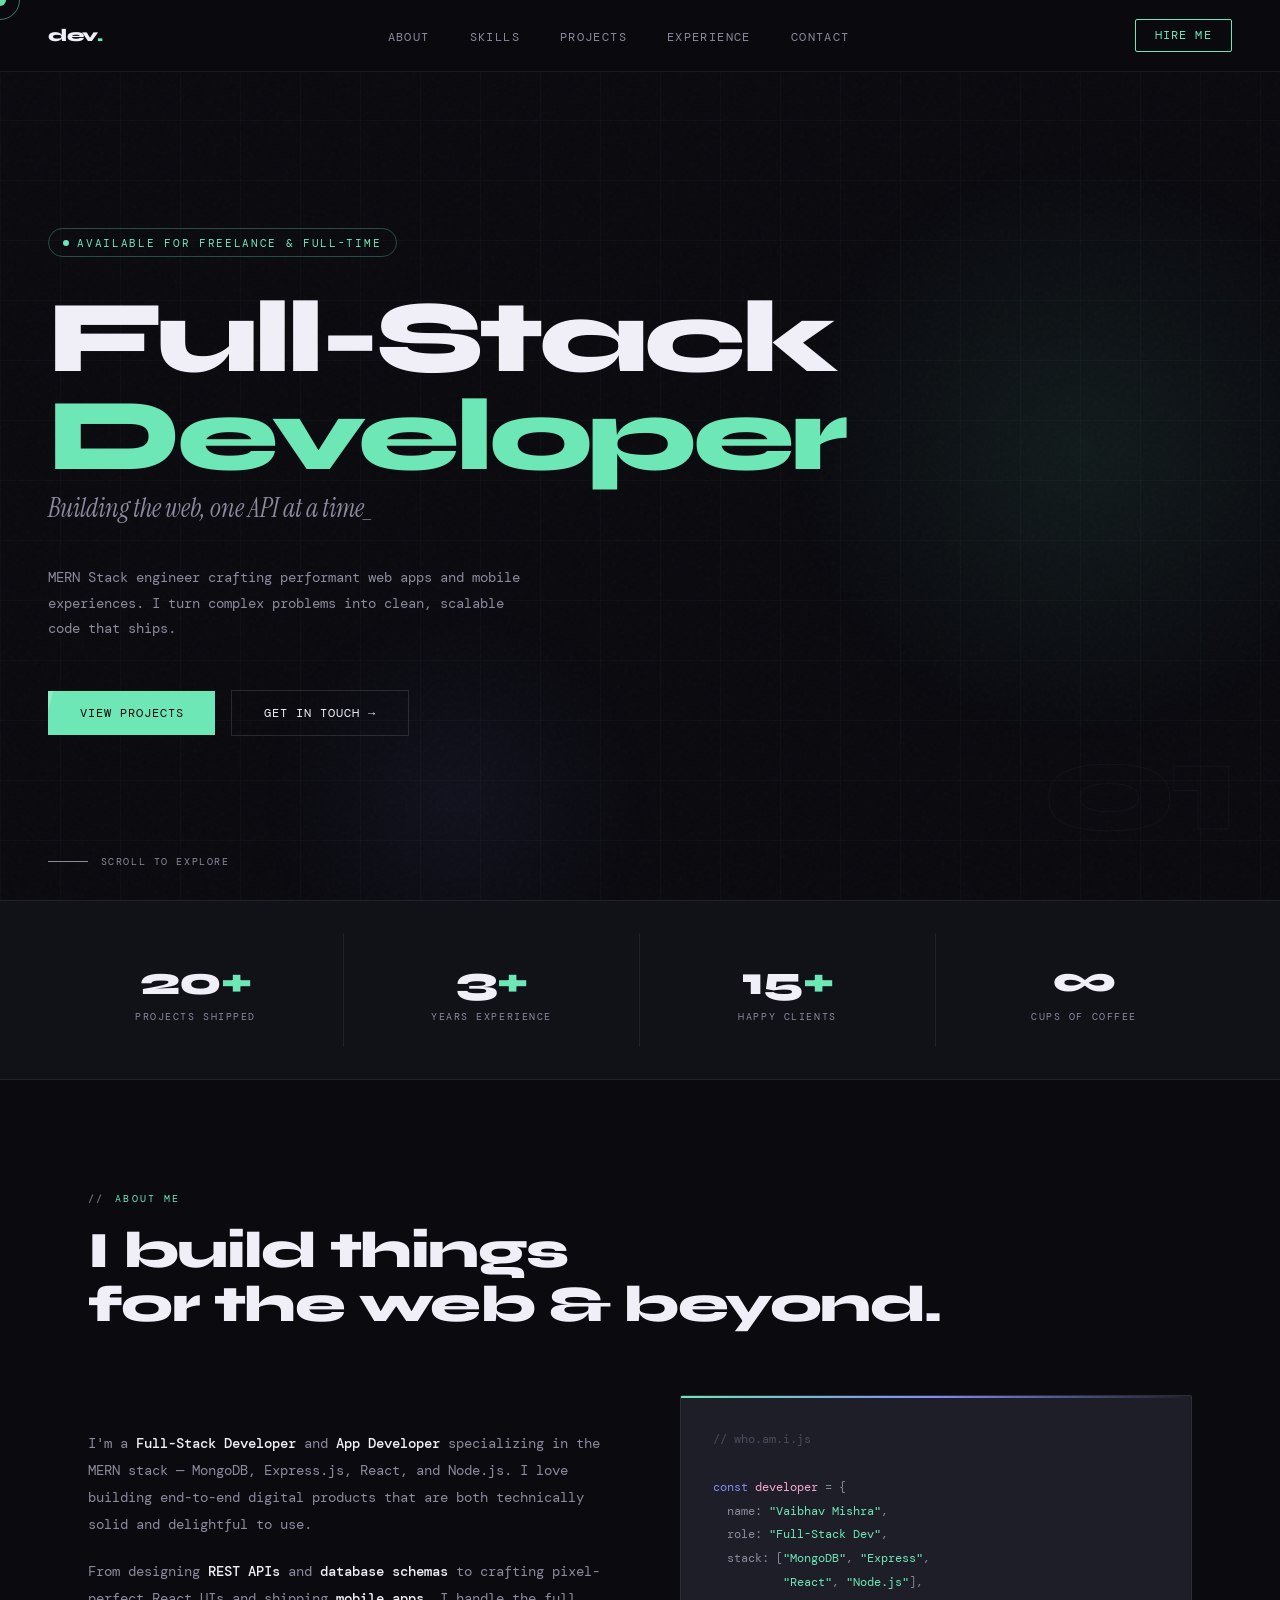
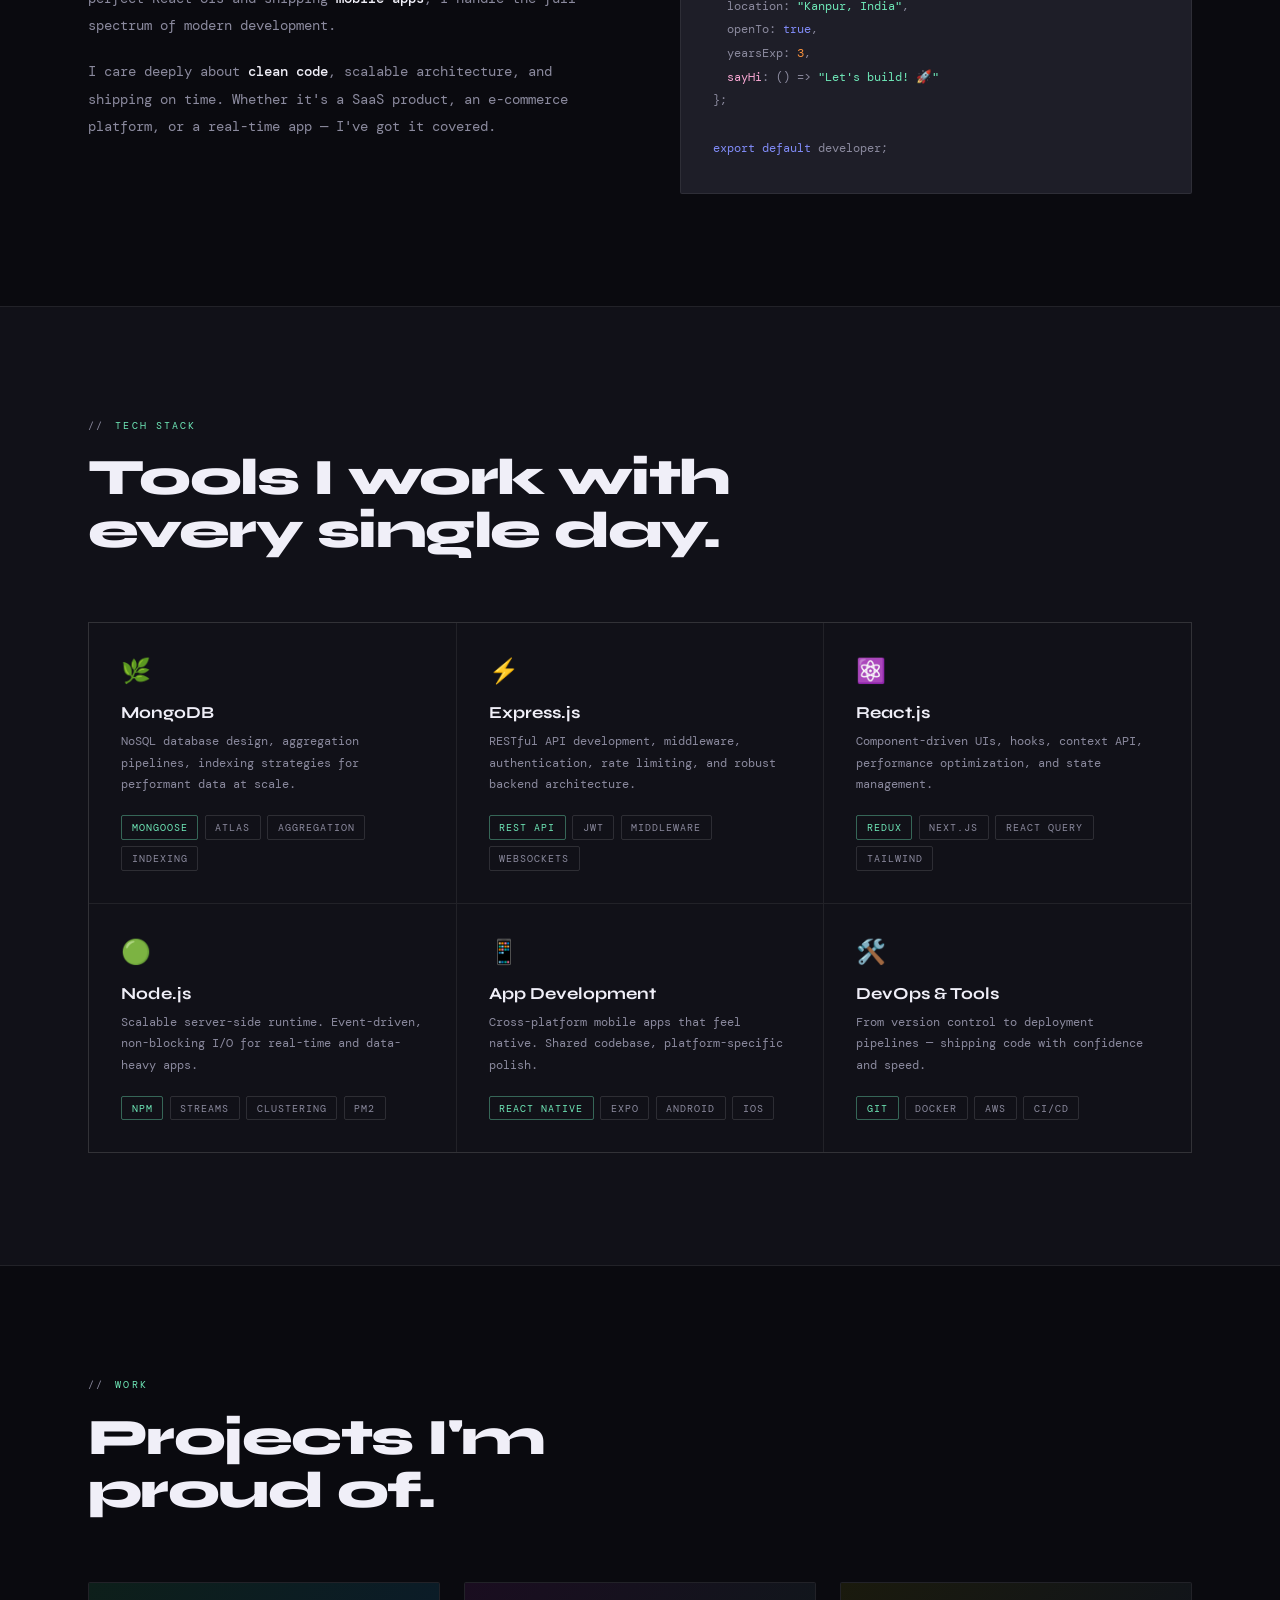
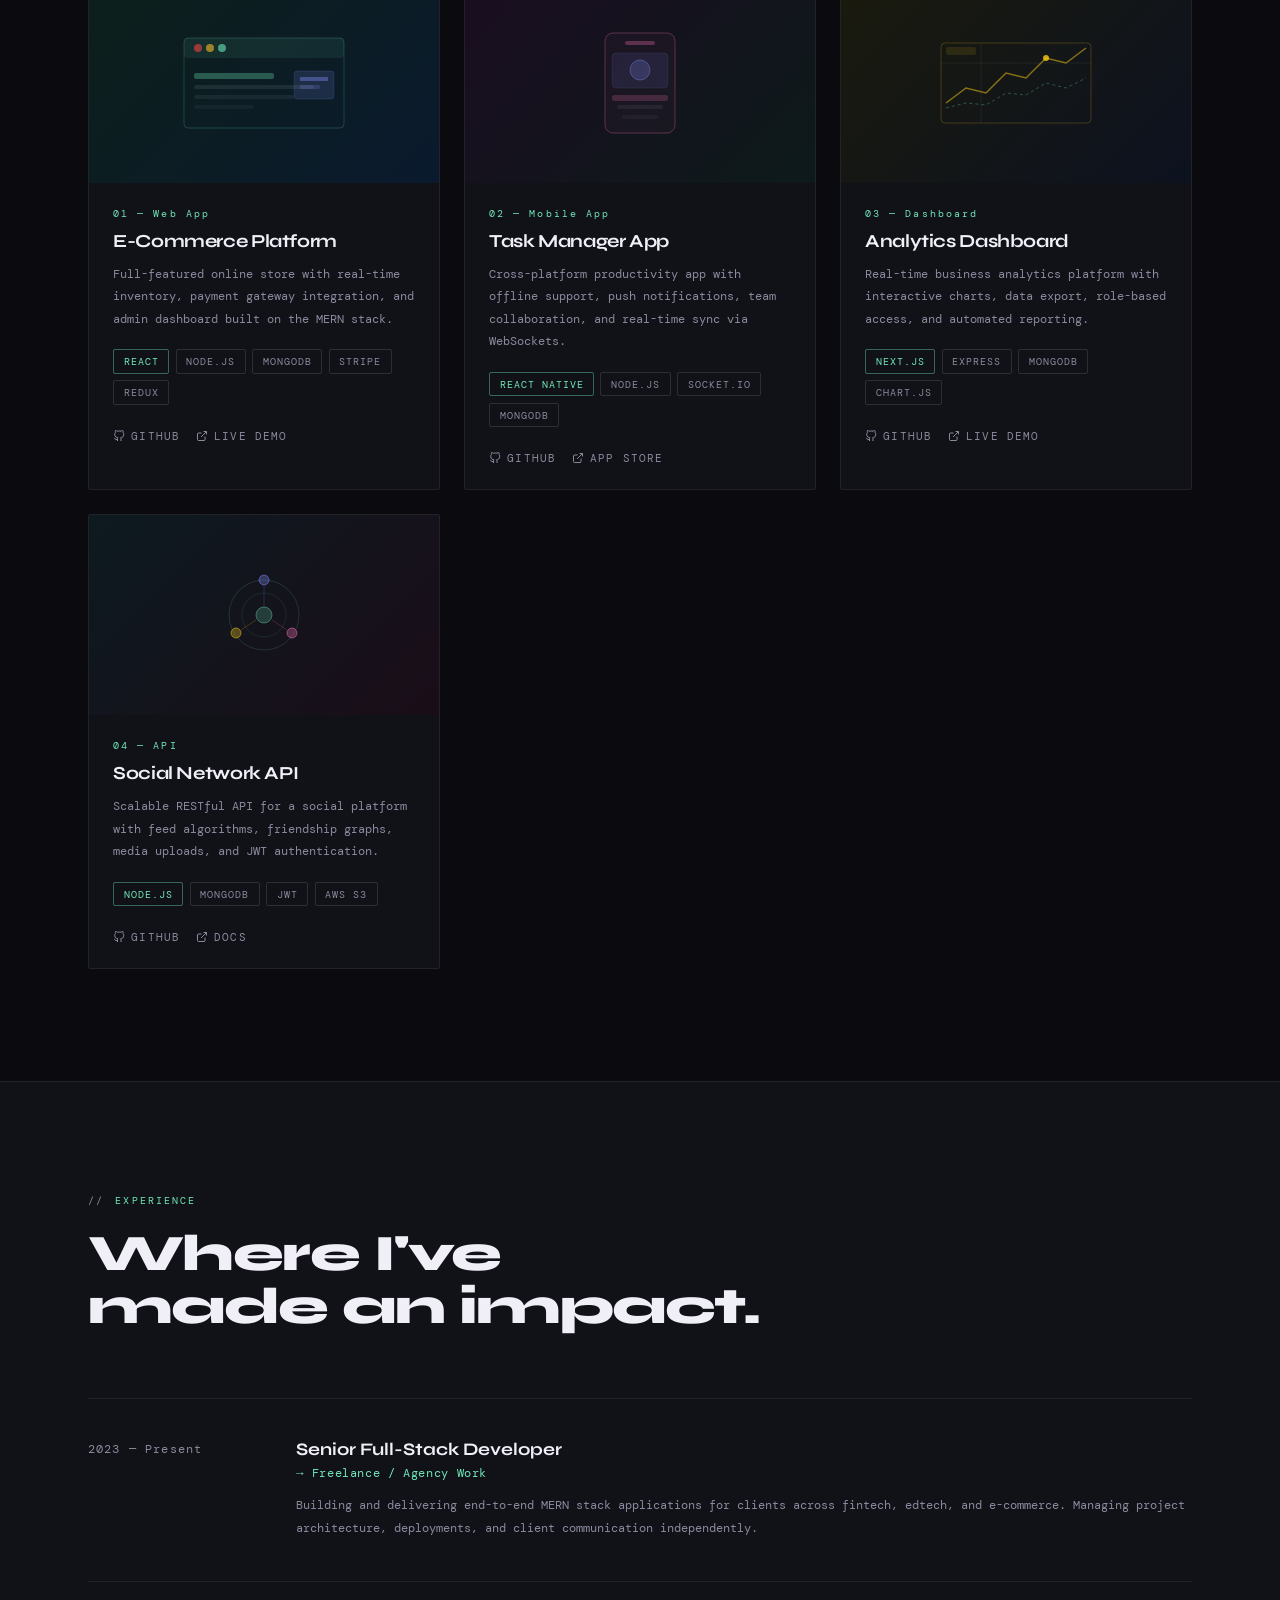
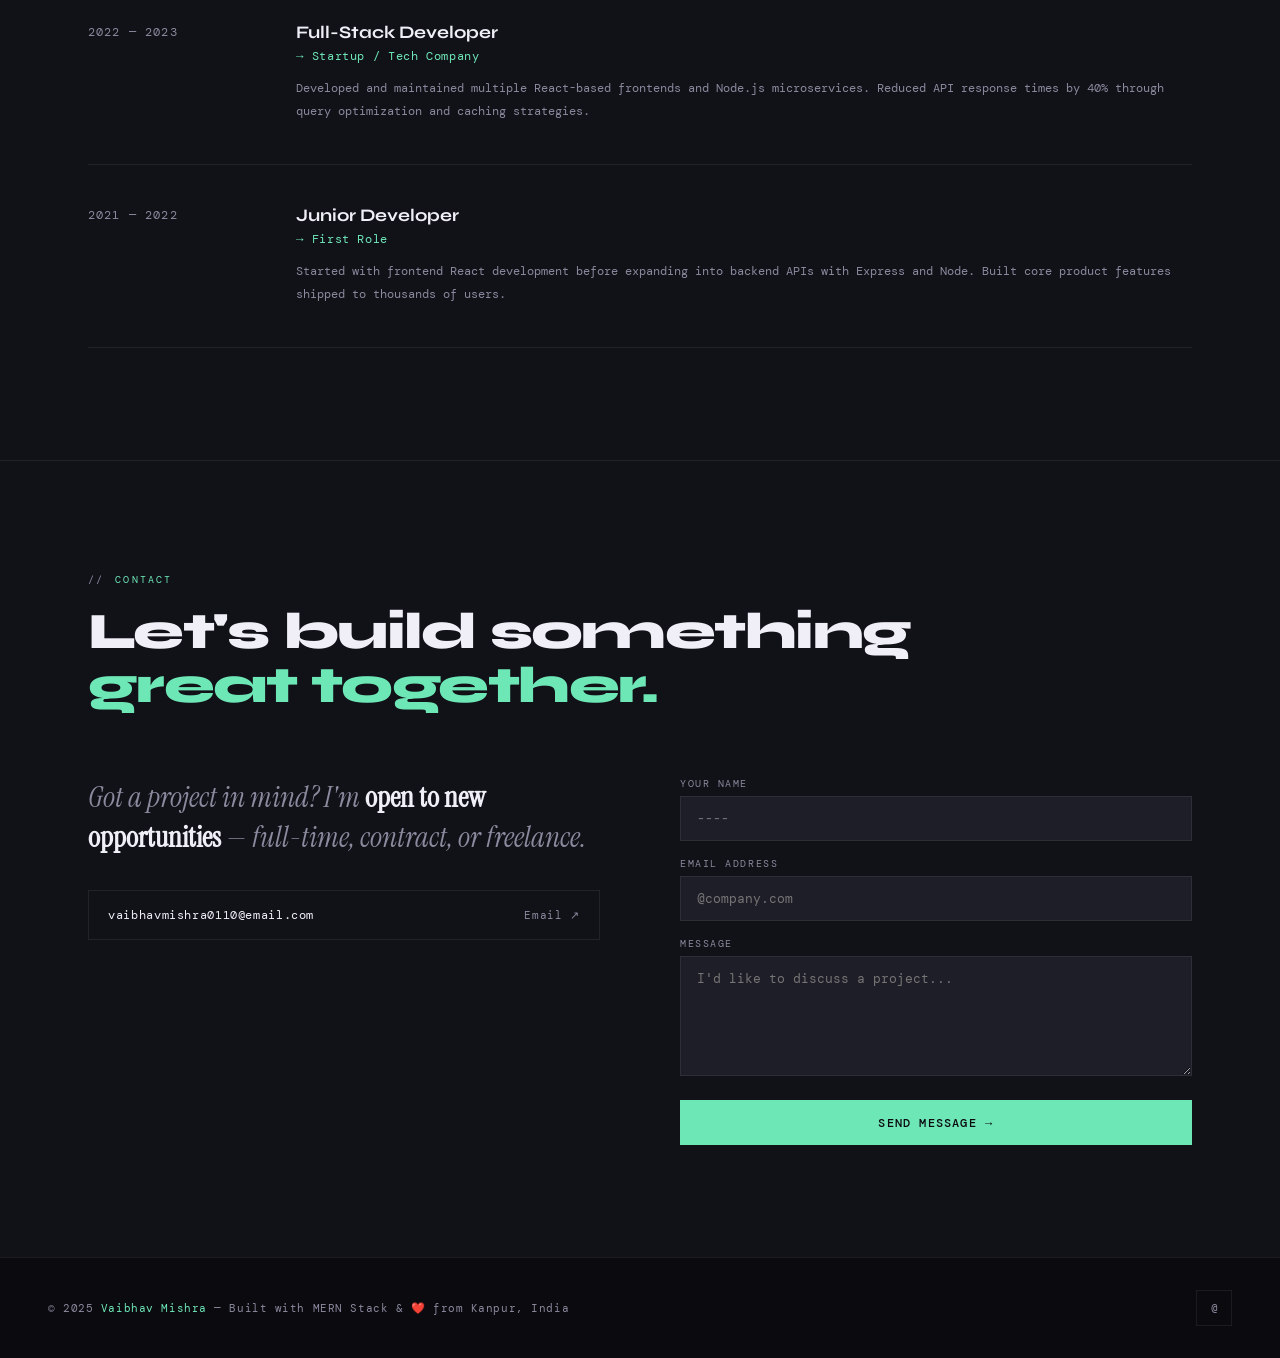
<file: index.html>
<!DOCTYPE html>
<html lang="en">
<head>
<meta charset="UTF-8">
<meta name="viewport" content="width=device-width, initial-scale=1.0">
<title>Dev Portfolio — Full-Stack & App Developer</title>
<link href="https://fonts.googleapis.com/css2?family=Syne:wght@400;600;700;800&family=DM+Mono:ital,wght@0,400;0,500;1,400&family=Instrument+Serif:ital@0;1&display=swap" rel="stylesheet">
<link rel="stylesheet" href="index.css">
</head>
<body>

<div class="cursor" id="cursor"></div>
<div class="cursor-ring" id="cursorRing"></div>

<!-- NAV -->
<nav>
  <a href="#" class="nav-logo">dev<span>.</span></a>
  <ul class="nav-links">
    <li><a href="#about">About</a></li>
    <li><a href="#skills">Skills</a></li>
    <li><a href="#projects">Projects</a></li>
    <li><a href="#experience">Experience</a></li>
    <li><a href="#contact">Contact</a></li>
  </ul>
  <a href="#contact" class="nav-cta">Hire Me</a>
</nav>

<!-- HERO -->
<section class="hero" id="home">
  <div class="hero-orb"></div>
  <div class="hero-orb2"></div>
  <div class="hero-counter">01</div>

  <div class="hero-badge">Available for freelance & full-time</div>

  <h1 class="hero-name">
    <span class="line1">Full-Stack</span>
    <span class="line2"><span class="accent-word">Developer</span></span>
  </h1>

  <p class="hero-title">Building the web, one API at a time<span class="blink">_</span></p>

  <p class="hero-desc">
    MERN Stack engineer crafting performant web apps and mobile experiences.
    I turn complex problems into clean, scalable code that ships.
  </p>

  <div class="hero-actions">
    <a href="#projects" class="btn-primary">View Projects</a>
    <a href="#contact" class="btn-ghost">Get In Touch →</a>
  </div>

  <div class="scroll-hint">
    <div class="scroll-line"></div>
    Scroll to explore
  </div>
</section>

<!-- STATS BAR -->
<div class="stats-bar">
  <div class="stat-item">
    <span class="stat-num">20<span>+</span></span>
    <span class="stat-label">Projects Shipped</span>
  </div>
  <div class="stat-item">
    <span class="stat-num">3<span>+</span></span>
    <span class="stat-label">Years Experience</span>
  </div>
  <div class="stat-item">
    <span class="stat-num">15<span>+</span></span>
    <span class="stat-label">Happy Clients</span>
  </div>
  <div class="stat-item">
    <span class="stat-num">∞</span>
    <span class="stat-label">Cups of Coffee</span>
  </div>
</div>

<!-- ABOUT -->
<section id="about">
  <div class="section-inner">
    <div class="section-tag">About Me</div>
    <h2 class="section-heading">I build things<br>for the web & beyond.</h2>

    <div class="about-grid">
      <div class="about-text reveal">
        <p>I'm a <strong>Full-Stack Developer</strong> and <strong>App Developer</strong> specializing in the MERN stack — MongoDB, Express.js, React, and Node.js. I love building end-to-end digital products that are both technically solid and delightful to use.</p>
        <p>From designing <strong>REST APIs</strong> and <strong>database schemas</strong> to crafting pixel-perfect React UIs and shipping <strong>mobile apps</strong>, I handle the full spectrum of modern development.</p>
        <p>I care deeply about <strong>clean code</strong>, scalable architecture, and shipping on time. Whether it's a SaaS product, an e-commerce platform, or a real-time app — I've got it covered.</p>
      </div>
      <div class="about-visual reveal reveal-delay-1">
        <div class="about-card">
          <div class="code-block">
<span class="cmt">// who.am.i.js</span>
<br><br>
<span class="kw">const</span> <span class="fn">developer</span> = {
<br>&nbsp;&nbsp;name: <span class="str">"Vaibhav Mishra"</span>,
<br>&nbsp;&nbsp;role: <span class="str">"Full-Stack Dev"</span>,
<br>&nbsp;&nbsp;stack: [<span class="str">"MongoDB"</span>, <span class="str">"Express"</span>,
<br>&nbsp;&nbsp;&nbsp;&nbsp;&nbsp;&nbsp;&nbsp;&nbsp;&nbsp;&nbsp;<span class="str">"React"</span>, <span class="str">"Node.js"</span>],
<br>&nbsp;&nbsp;location: <span class="str">"Kanpur, India"</span>,
<br>&nbsp;&nbsp;openTo: <span class="kw">true</span>,
<br>&nbsp;&nbsp;yearsExp: <span class="num">3</span>,
<br>&nbsp;&nbsp;<span class="fn">sayHi</span>: () => <span class="str">"Let's build! 🚀"</span>
<br>};
<br><br>
<span class="kw">export default</span> developer;
          </div>
        </div>
      </div>
    </div>
  </div>
</section>

<!-- SKILLS -->
<section id="skills" class="skills-section">
  <div class="section-inner">
    <div class="section-tag">Tech Stack</div>
    <h2 class="section-heading">Tools I work with<br>every single day.</h2>

    <div class="skills-grid">
      <div class="skill-card reveal">
        <span class="skill-icon">🌿</span>
        <div class="skill-name">MongoDB</div>
        <div class="skill-desc">NoSQL database design, aggregation pipelines, indexing strategies for performant data at scale.</div>
        <div class="skill-tags">
          <span class="tag accent">Mongoose</span>
          <span class="tag">Atlas</span>
          <span class="tag">Aggregation</span>
          <span class="tag">Indexing</span>
        </div>
      </div>
      <div class="skill-card reveal reveal-delay-1">
        <span class="skill-icon">⚡</span>
        <div class="skill-name">Express.js</div>
        <div class="skill-desc">RESTful API development, middleware, authentication, rate limiting, and robust backend architecture.</div>
        <div class="skill-tags">
          <span class="tag accent">REST API</span>
          <span class="tag">JWT</span>
          <span class="tag">Middleware</span>
          <span class="tag">WebSockets</span>
        </div>
      </div>
      <div class="skill-card reveal reveal-delay-2">
        <span class="skill-icon">⚛️</span>
        <div class="skill-name">React.js</div>
        <div class="skill-desc">Component-driven UIs, hooks, context API, performance optimization, and state management.</div>
        <div class="skill-tags">
          <span class="tag accent">Redux</span>
          <span class="tag">Next.js</span>
          <span class="tag">React Query</span>
          <span class="tag">Tailwind</span>
        </div>
      </div>
      <div class="skill-card reveal">
        <span class="skill-icon">🟢</span>
        <div class="skill-name">Node.js</div>
        <div class="skill-desc">Scalable server-side runtime. Event-driven, non-blocking I/O for real-time and data-heavy apps.</div>
        <div class="skill-tags">
          <span class="tag accent">NPM</span>
          <span class="tag">Streams</span>
          <span class="tag">Clustering</span>
          <span class="tag">PM2</span>
        </div>
      </div>
      <div class="skill-card reveal reveal-delay-1">
        <span class="skill-icon">📱</span>
        <div class="skill-name">App Development</div>
        <div class="skill-desc">Cross-platform mobile apps that feel native. Shared codebase, platform-specific polish.</div>
        <div class="skill-tags">
          <span class="tag accent">React Native</span>
          <span class="tag">Expo</span>
          <span class="tag">Android</span>
          <span class="tag">iOS</span>
        </div>
      </div>
      <div class="skill-card reveal reveal-delay-2">
        <span class="skill-icon">🛠️</span>
        <div class="skill-name">DevOps & Tools</div>
        <div class="skill-desc">From version control to deployment pipelines — shipping code with confidence and speed.</div>
        <div class="skill-tags">
          <span class="tag accent">Git</span>
          <span class="tag">Docker</span>
          <span class="tag">AWS</span>
          <span class="tag">CI/CD</span>
        </div>
      </div>
    </div>
  </div>
</section>

<!-- PROJECTS -->
<section id="projects">
  <div class="section-inner">
    <div class="section-tag">Work</div>
    <h2 class="section-heading">Projects I'm<br>proud of.</h2>

    <div class="projects-grid">

      <!-- Project 1 -->
      <div class="project-card reveal">
        <div class="project-thumb thumb-1">
          <svg width="180" height="120" viewBox="0 0 180 120">
            <rect x="10" y="15" width="160" height="90" rx="4" fill="none" stroke="rgba(110,231,183,0.2)" stroke-width="1"/>
            <rect x="10" y="15" width="160" height="20" rx="4" fill="rgba(110,231,183,0.08)"/>
            <circle cx="24" cy="25" r="4" fill="#ef4444" opacity="0.6"/>
            <circle cx="36" cy="25" r="4" fill="#fbbf24" opacity="0.6"/>
            <circle cx="48" cy="25" r="4" fill="#6ee7b7" opacity="0.6"/>
            <rect x="20" y="50" width="80" height="6" rx="2" fill="rgba(110,231,183,0.3)"/>
            <rect x="20" y="62" width="120" height="4" rx="2" fill="rgba(255,255,255,0.08)"/>
            <rect x="20" y="72" width="100" height="4" rx="2" fill="rgba(255,255,255,0.06)"/>
            <rect x="20" y="82" width="60" height="4" rx="2" fill="rgba(255,255,255,0.04)"/>
            <rect x="120" y="48" width="40" height="28" rx="3" fill="rgba(129,140,248,0.15)" stroke="rgba(129,140,248,0.3)" stroke-width="0.5"/>
            <rect x="126" y="54" width="28" height="4" rx="1" fill="rgba(129,140,248,0.4)"/>
            <rect x="126" y="62" width="20" height="4" rx="1" fill="rgba(129,140,248,0.2)"/>
          </svg>
        </div>
        <div class="project-body">
          <span class="project-num">01 — Web App</span>
          <div class="project-title">E-Commerce Platform</div>
          <div class="project-desc">Full-featured online store with real-time inventory, payment gateway integration, and admin dashboard built on the MERN stack.</div>
          <div class="project-stack">
            <span class="tag accent">React</span>
            <span class="tag">Node.js</span>
            <span class="tag">MongoDB</span>
            <span class="tag">Stripe</span>
            <span class="tag">Redux</span>
          </div>
          <div class="project-links">
            <a href="#" class="proj-link">
              <svg viewBox="0 0 24 24" fill="none" stroke="currentColor" stroke-width="2"><path d="M9 19c-5 1.5-5-2.5-7-3m14 6v-3.87a3.37 3.37 0 0 0-.94-2.61c3.14-.35 6.44-1.54 6.44-7A5.44 5.44 0 0 0 20 4.77 5.07 5.07 0 0 0 19.91 1S18.73.65 16 2.48a13.38 13.38 0 0 0-7 0C6.27.65 5.09 1 5.09 1A5.07 5.07 0 0 0 5 4.77a5.44 5.44 0 0 0-1.5 3.78c0 5.42 3.3 6.61 6.44 7A3.37 3.37 0 0 0 9 18.13V22"/></svg>
              GitHub
            </a>
            <a href="#" class="proj-link">
              <svg viewBox="0 0 24 24" fill="none" stroke="currentColor" stroke-width="2"><path d="M18 13v6a2 2 0 0 1-2 2H5a2 2 0 0 1-2-2V8a2 2 0 0 1 2-2h6"/><polyline points="15 3 21 3 21 9"/><line x1="10" y1="14" x2="21" y2="3"/></svg>
              Live Demo
            </a>
          </div>
        </div>
      </div>

      <!-- Project 2 -->
      <div class="project-card reveal reveal-delay-1">
        <div class="project-thumb thumb-2">
          <svg width="180" height="120" viewBox="0 0 180 120">
            <rect x="55" y="10" width="70" height="100" rx="8" fill="none" stroke="rgba(244,114,182,0.3)" stroke-width="1"/>
            <rect x="55" y="10" width="70" height="100" rx="8" fill="rgba(244,114,182,0.03)"/>
            <rect x="75" y="18" width="30" height="4" rx="2" fill="rgba(244,114,182,0.3)"/>
            <rect x="62" y="30" width="56" height="35" rx="4" fill="rgba(129,140,248,0.1)" stroke="rgba(129,140,248,0.2)" stroke-width="0.5"/>
            <circle cx="90" cy="47" r="10" fill="rgba(129,140,248,0.2)" stroke="rgba(129,140,248,0.4)" stroke-width="1"/>
            <rect x="62" y="72" width="56" height="6" rx="2" fill="rgba(244,114,182,0.2)"/>
            <rect x="67" y="82" width="46" height="4" rx="2" fill="rgba(255,255,255,0.06)"/>
            <rect x="72" y="92" width="36" height="4" rx="2" fill="rgba(255,255,255,0.04)"/>
          </svg>
        </div>
        <div class="project-body">
          <span class="project-num">02 — Mobile App</span>
          <div class="project-title">Task Manager App</div>
          <div class="project-desc">Cross-platform productivity app with offline support, push notifications, team collaboration, and real-time sync via WebSockets.</div>
          <div class="project-stack">
            <span class="tag accent">React Native</span>
            <span class="tag">Node.js</span>
            <span class="tag">Socket.io</span>
            <span class="tag">MongoDB</span>
          </div>
          <div class="project-links">
            <a href="#" class="proj-link">
              <svg viewBox="0 0 24 24" fill="none" stroke="currentColor" stroke-width="2"><path d="M9 19c-5 1.5-5-2.5-7-3m14 6v-3.87a3.37 3.37 0 0 0-.94-2.61c3.14-.35 6.44-1.54 6.44-7A5.44 5.44 0 0 0 20 4.77 5.07 5.07 0 0 0 19.91 1S18.73.65 16 2.48a13.38 13.38 0 0 0-7 0C6.27.65 5.09 1 5.09 1A5.07 5.07 0 0 0 5 4.77a5.44 5.44 0 0 0-1.5 3.78c0 5.42 3.3 6.61 6.44 7A3.37 3.37 0 0 0 9 18.13V22"/></svg>
              GitHub
            </a>
            <a href="#" class="proj-link">
              <svg viewBox="0 0 24 24" fill="none" stroke="currentColor" stroke-width="2"><path d="M18 13v6a2 2 0 0 1-2 2H5a2 2 0 0 1-2-2V8a2 2 0 0 1 2-2h6"/><polyline points="15 3 21 3 21 9"/><line x1="10" y1="14" x2="21" y2="3"/></svg>
              App Store
            </a>
          </div>
        </div>
      </div>

      <!-- Project 3 -->
      <div class="project-card reveal reveal-delay-2">
        <div class="project-thumb thumb-3">
          <svg width="180" height="120" viewBox="0 0 180 120">
            <rect x="15" y="20" width="150" height="80" rx="4" fill="none" stroke="rgba(250,204,21,0.2)" stroke-width="1"/>
            <line x1="15" y1="40" x2="165" y2="40" stroke="rgba(255,255,255,0.06)" stroke-width="1"/>
            <line x1="55" y1="20" x2="55" y2="100" stroke="rgba(255,255,255,0.06)" stroke-width="1"/>
            <polyline points="20,80 40,65 60,70 80,50 100,55 120,35 140,40 160,25" fill="none" stroke="rgba(250,204,21,0.5)" stroke-width="1.5"/>
            <circle cx="120" cy="35" r="3" fill="#facc15" opacity="0.8"/>
            <polyline points="20,85 40,80 60,82 80,70 100,72 120,60 140,65 160,55" fill="none" stroke="rgba(110,231,183,0.3)" stroke-width="1" stroke-dasharray="3,3"/>
            <rect x="20" y="24" width="30" height="8" rx="2" fill="rgba(250,204,21,0.1)"/>
          </svg>
        </div>
        <div class="project-body">
          <span class="project-num">03 — Dashboard</span>
          <div class="project-title">Analytics Dashboard</div>
          <div class="project-desc">Real-time business analytics platform with interactive charts, data export, role-based access, and automated reporting.</div>
          <div class="project-stack">
            <span class="tag accent">Next.js</span>
            <span class="tag">Express</span>
            <span class="tag">MongoDB</span>
            <span class="tag">Chart.js</span>
          </div>
          <div class="project-links">
            <a href="#" class="proj-link">
              <svg viewBox="0 0 24 24" fill="none" stroke="currentColor" stroke-width="2"><path d="M9 19c-5 1.5-5-2.5-7-3m14 6v-3.87a3.37 3.37 0 0 0-.94-2.61c3.14-.35 6.44-1.54 6.44-7A5.44 5.44 0 0 0 20 4.77 5.07 5.07 0 0 0 19.91 1S18.73.65 16 2.48a13.38 13.38 0 0 0-7 0C6.27.65 5.09 1 5.09 1A5.07 5.07 0 0 0 5 4.77a5.44 5.44 0 0 0-1.5 3.78c0 5.42 3.3 6.61 6.44 7A3.37 3.37 0 0 0 9 18.13V22"/></svg>
              GitHub
            </a>
            <a href="#" class="proj-link">
              <svg viewBox="0 0 24 24" fill="none" stroke="currentColor" stroke-width="2"><path d="M18 13v6a2 2 0 0 1-2 2H5a2 2 0 0 1-2-2V8a2 2 0 0 1 2-2h6"/><polyline points="15 3 21 3 21 9"/><line x1="10" y1="14" x2="21" y2="3"/></svg>
              Live Demo
            </a>
          </div>
        </div>
      </div>

      <!-- Project 4 -->
      <div class="project-card reveal">
        <div class="project-thumb thumb-4">
          <svg width="180" height="120" viewBox="0 0 180 120">
            <circle cx="90" cy="60" r="35" fill="none" stroke="rgba(110,231,183,0.15)" stroke-width="1"/>
            <circle cx="90" cy="60" r="22" fill="none" stroke="rgba(110,231,183,0.1)" stroke-width="1"/>
            <circle cx="90" cy="60" r="8" fill="rgba(110,231,183,0.2)" stroke="rgba(110,231,183,0.4)" stroke-width="1"/>
            <circle cx="90" cy="25" r="5" fill="rgba(129,140,248,0.3)" stroke="rgba(129,140,248,0.5)" stroke-width="1"/>
            <circle cx="118" cy="78" r="5" fill="rgba(244,114,182,0.3)" stroke="rgba(244,114,182,0.5)" stroke-width="1"/>
            <circle cx="62" cy="78" r="5" fill="rgba(250,204,21,0.3)" stroke="rgba(250,204,21,0.5)" stroke-width="1"/>
            <line x1="90" y1="30" x2="90" y2="52" stroke="rgba(129,140,248,0.4)" stroke-width="0.5"/>
            <line x1="113" y1="75" x2="98" y2="65" stroke="rgba(244,114,182,0.4)" stroke-width="0.5"/>
            <line x1="67" y1="75" x2="82" y2="65" stroke="rgba(250,204,21,0.4)" stroke-width="0.5"/>
          </svg>
        </div>
        <div class="project-body">
          <span class="project-num">04 — API</span>
          <div class="project-title">Social Network API</div>
          <div class="project-desc">Scalable RESTful API for a social platform with feed algorithms, friendship graphs, media uploads, and JWT authentication.</div>
          <div class="project-stack">
            <span class="tag accent">Node.js</span>
            <span class="tag">MongoDB</span>
            <span class="tag">JWT</span>
            <span class="tag">AWS S3</span>
          </div>
          <div class="project-links">
            <a href="#" class="proj-link">
              <svg viewBox="0 0 24 24" fill="none" stroke="currentColor" stroke-width="2"><path d="M9 19c-5 1.5-5-2.5-7-3m14 6v-3.87a3.37 3.37 0 0 0-.94-2.61c3.14-.35 6.44-1.54 6.44-7A5.44 5.44 0 0 0 20 4.77 5.07 5.07 0 0 0 19.91 1S18.73.65 16 2.48a13.38 13.38 0 0 0-7 0C6.27.65 5.09 1 5.09 1A5.07 5.07 0 0 0 5 4.77a5.44 5.44 0 0 0-1.5 3.78c0 5.42 3.3 6.61 6.44 7A3.37 3.37 0 0 0 9 18.13V22"/></svg>
              GitHub
            </a>
            <a href="#" class="proj-link">
              <svg viewBox="0 0 24 24" fill="none" stroke="currentColor" stroke-width="2"><path d="M18 13v6a2 2 0 0 1-2 2H5a2 2 0 0 1-2-2V8a2 2 0 0 1 2-2h6"/><polyline points="15 3 21 3 21 9"/><line x1="10" y1="14" x2="21" y2="3"/></svg>
              Docs
            </a>
          </div>
        </div>
      </div>

    </div>
  </div>
</section>

<!-- EXPERIENCE -->
<section id="experience" style="background: var(--bg2); border-top: 1px solid var(--border);">
  <div class="section-inner">
    <div class="section-tag">Experience</div>
    <h2 class="section-heading">Where I've<br>made an impact.</h2>

    <div class="timeline">
      <div class="timeline-item reveal">
        <div class="timeline-date">2023 — Present</div>
        <div class="timeline-content">
          <div class="timeline-role">Senior Full-Stack Developer</div>
          <div class="timeline-company">→ Freelance / Agency Work</div>
          <div class="timeline-desc">Building and delivering end-to-end MERN stack applications for clients across fintech, edtech, and e-commerce. Managing project architecture, deployments, and client communication independently.</div>
        </div>
      </div>
      <div class="timeline-item reveal reveal-delay-1">
        <div class="timeline-date">2022 — 2023</div>
        <div class="timeline-content">
          <div class="timeline-role">Full-Stack Developer</div>
          <div class="timeline-company">→ Startup / Tech Company</div>
          <div class="timeline-desc">Developed and maintained multiple React-based frontends and Node.js microservices. Reduced API response times by 40% through query optimization and caching strategies.</div>
        </div>
      </div>
      <div class="timeline-item reveal reveal-delay-2">
        <div class="timeline-date">2021 — 2022</div>
        <div class="timeline-content">
          <div class="timeline-role">Junior Developer</div>
          <div class="timeline-company">→ First Role</div>
          <div class="timeline-desc">Started with frontend React development before expanding into backend APIs with Express and Node. Built core product features shipped to thousands of users.</div>
        </div>
      </div>
    </div>
  </div>
</section>

<!-- CONTACT -->
<section id="contact" class="contact-section">
  <div class="section-inner">
    <div class="section-tag">Contact</div>
    <h2 class="section-heading">Let's build something<br><span style="color: var(--accent)">great together.</span></h2>

    <div class="contact-grid">
      <div class="contact-left reveal">
        <p class="contact-tagline">Got a project in mind? I'm <strong>open to new opportunities</strong> — full-time, contract, or freelance.</p>
        <div class="contact-links">
          <a href="mailto:vaibhavmishra0110@email.com" class="contact-link">
            vaibhavmishra0110@email.com
            <span>Email ↗</span>
          </a>
          <!-- <a href="https://linkedin.com" class="contact-link" target="_blank">
            linkedin.com/in/yourprofile
            <span>LinkedIn ↗</span>
          </a>
          <a href="https://github.com" class="contact-link" target="_blank">
            github.com/yourusername
            <span>GitHub ↗</span>
          </a> -->
        </div>
      </div>

      <div class="contact-right reveal reveal-delay-1">
        <form action="https://formspree.io/f/xojbqbgr" method="POST" class="contact-form" >
          <div class="form-group">
            <label class="form-label">Your Name</label>
            <input class="form-input" type="text" name="name" placeholder="----" />
          </div>
          <div class="form-group">
            <label class="form-label">Email Address</label>
            <input class="form-input" type="email" 
            name="email"
            placeholder="@company.com" />
          </div>
          <div class="form-group">
            <label class="form-label">Message</label>
            <textarea class="form-textarea" name="Message" placeholder="I'd like to discuss a project..."></textarea>
          </div>
          <button type="submit" class="form-submit" id="submitBtn">Send Message →</button>
        </form>
      </div>
    </div>
  </div>
</section>

<!-- FOOTER -->
<footer>
  <div class="footer-left">
    © 2025 <span>Vaibhav Mishra</span> — Built with MERN Stack & ❤️ from Kanpur, India
  </div>
  <div class="footer-right">
    <!-- <a href="https://github.com" class="footer-icon" target="_blank">GH</a>
    <a href="https://linkedin.com" class="footer-icon" target="_blank">LI</a> -->
    <a href="mailto:your@email.com" class="footer-icon">@</a>
  </div>
</footer>

<script src="index.js"></script>
</body>
</html>
</file>
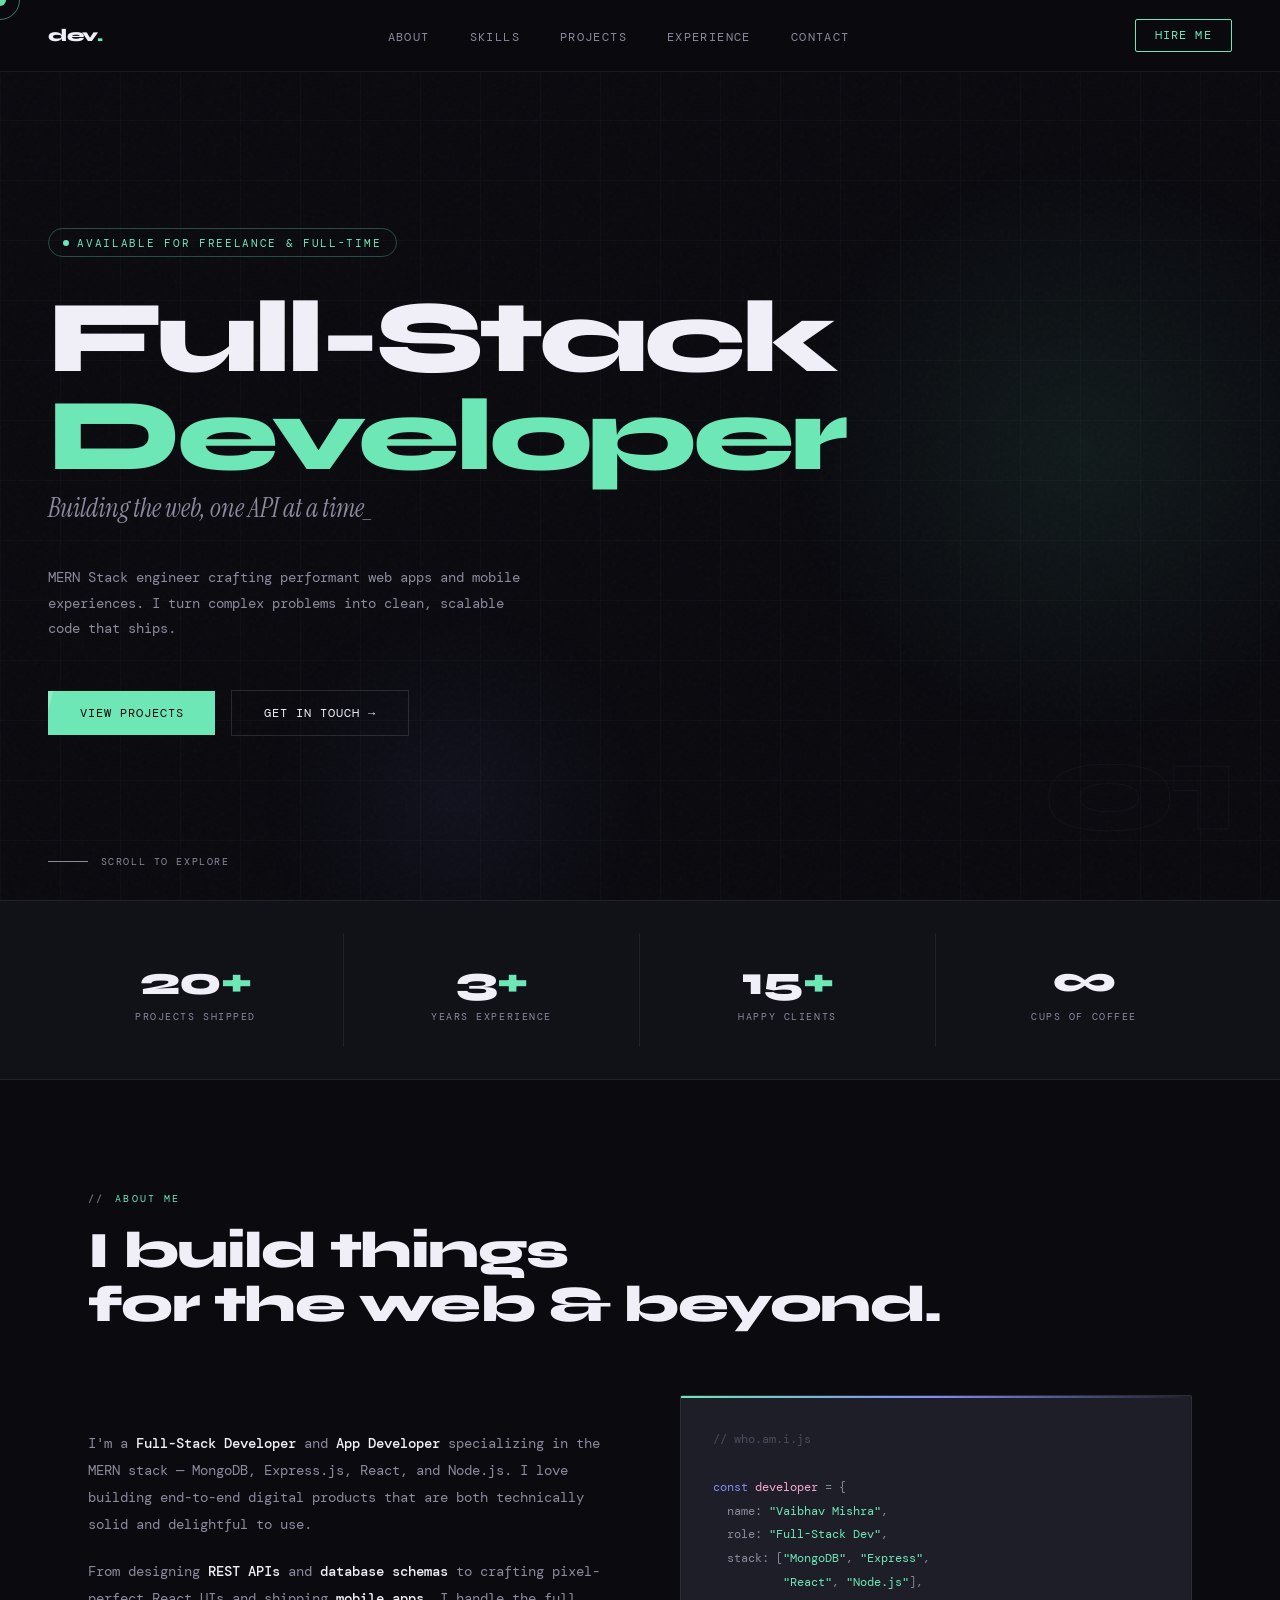
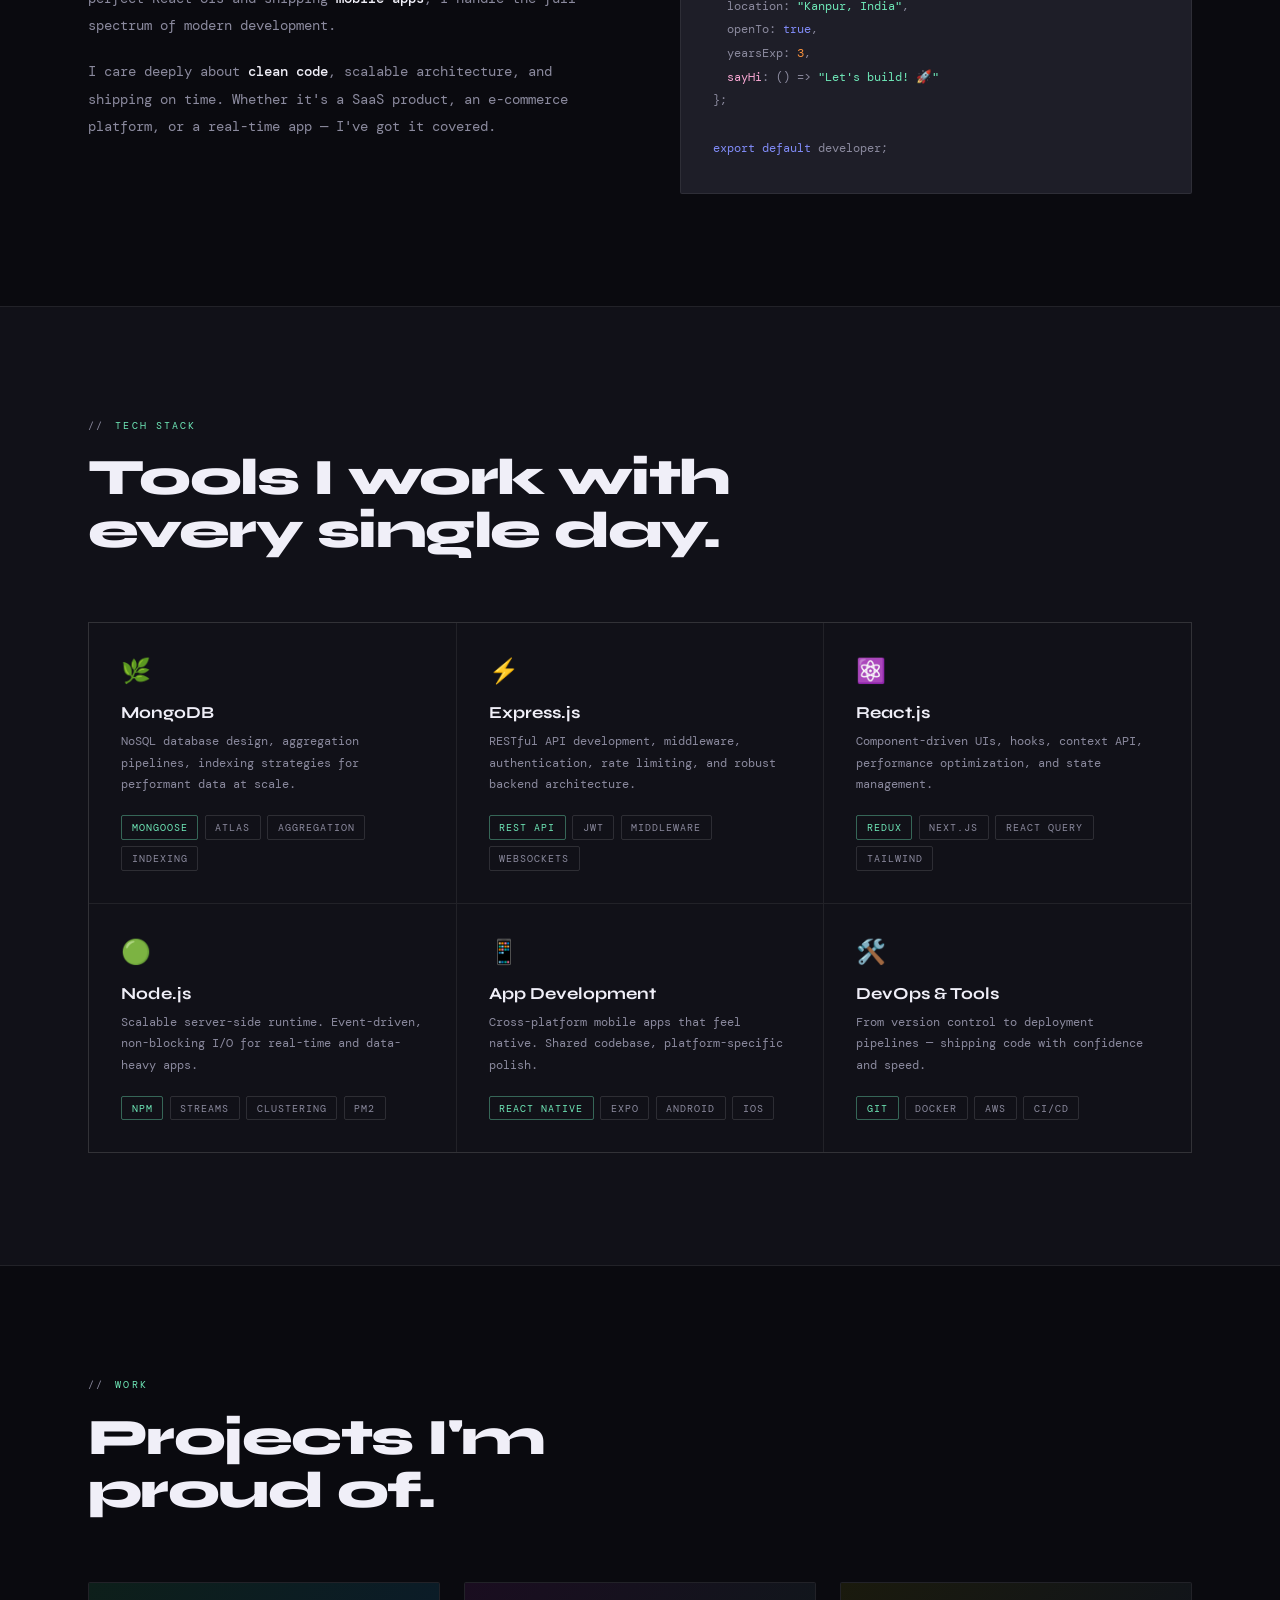
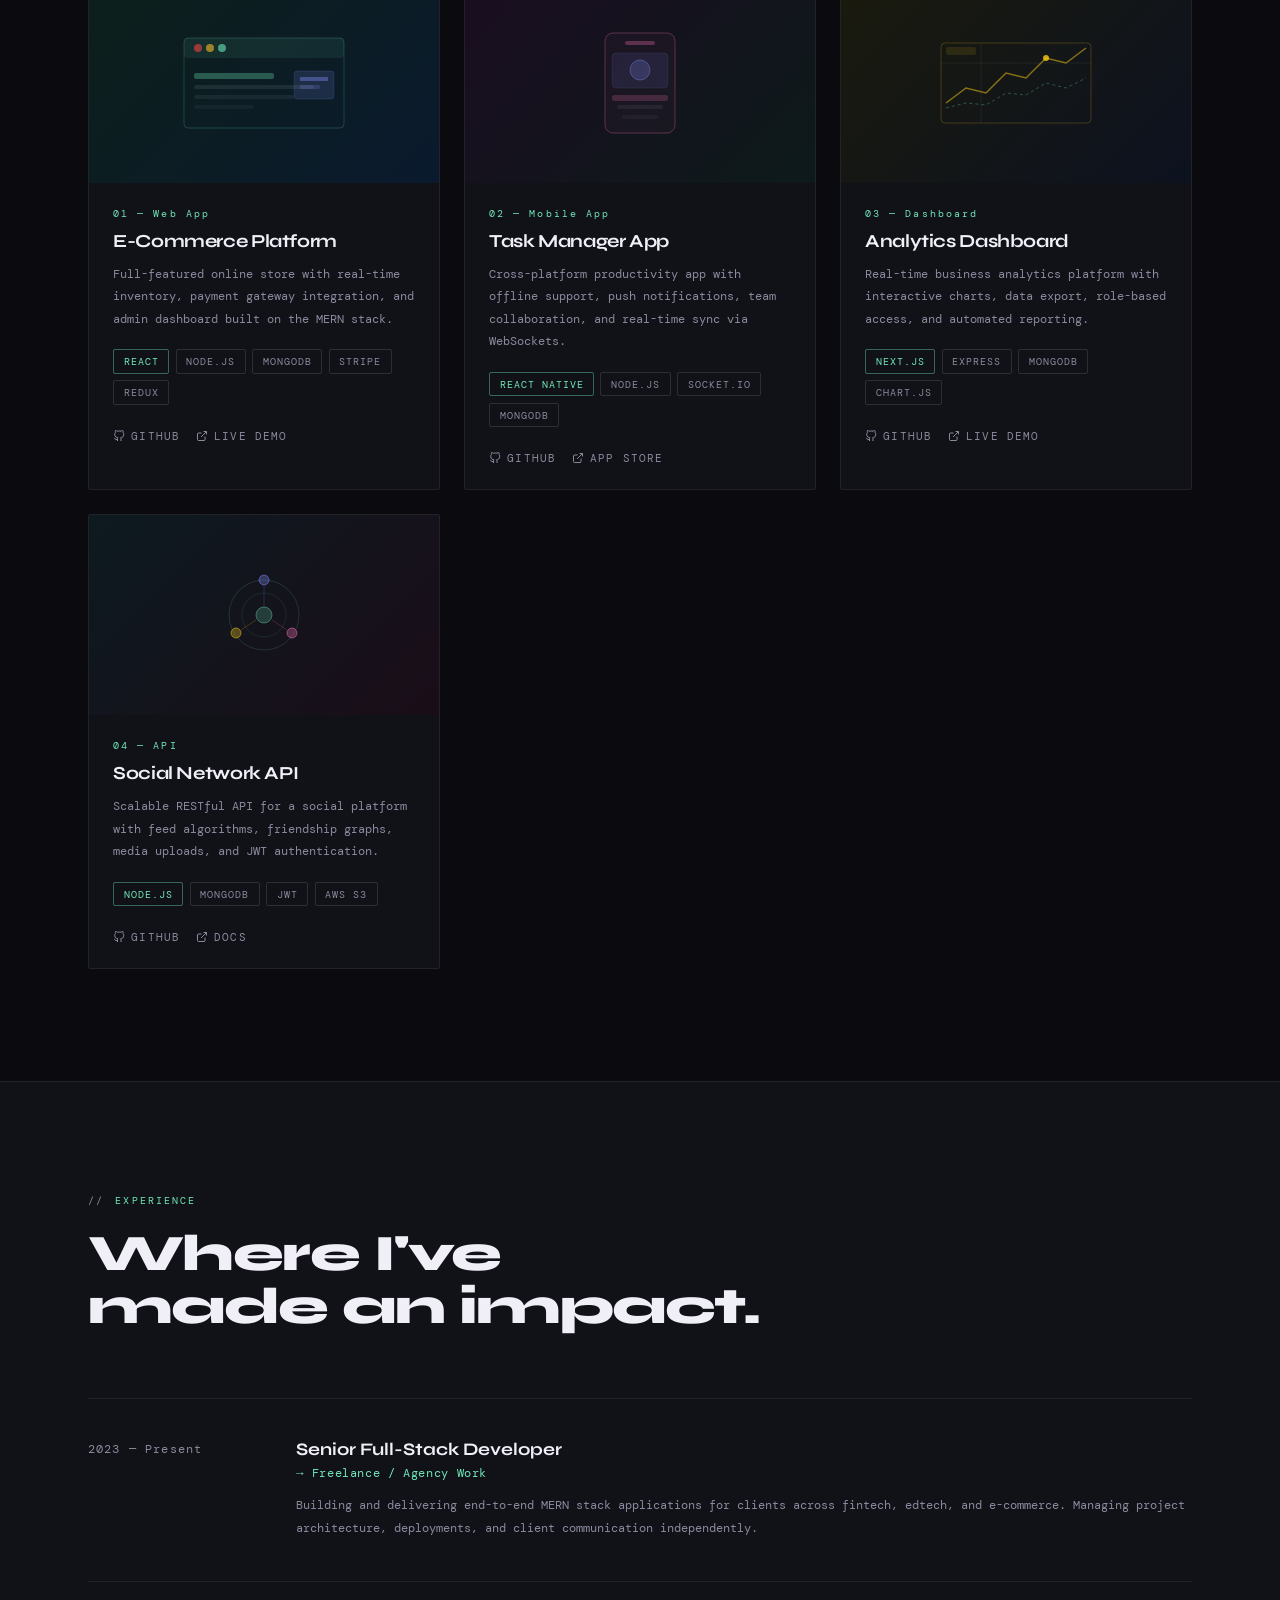
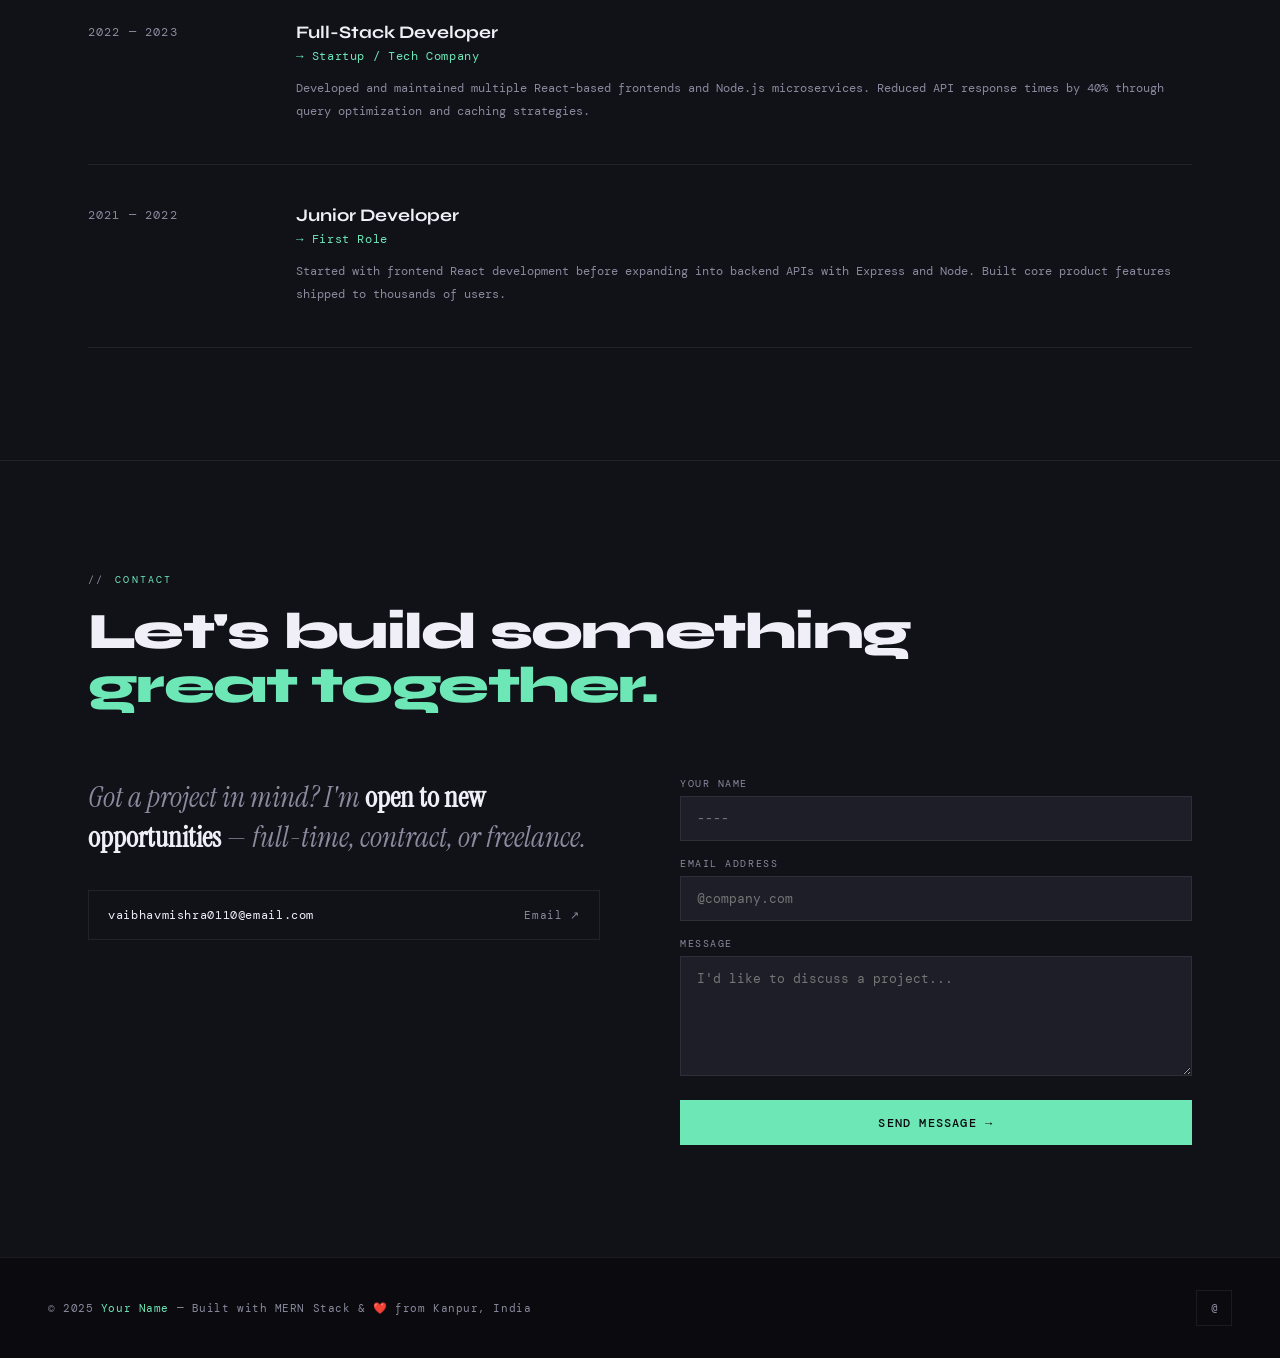
<file: port.html>
<!DOCTYPE html>
<html lang="en">
<head>
<meta charset="UTF-8">
<meta name="viewport" content="width=device-width, initial-scale=1.0">
<title>Dev Portfolio — Full-Stack & App Developer</title>
<link href="https://fonts.googleapis.com/css2?family=Syne:wght@400;600;700;800&family=DM+Mono:ital,wght@0,400;0,500;1,400&family=Instrument+Serif:ital@0;1&display=swap" rel="stylesheet">
<link rel="stylesheet" href="port.css">
</head>
<body>

<div class="cursor" id="cursor"></div>
<div class="cursor-ring" id="cursorRing"></div>

<!-- NAV -->
<nav>
  <a href="#" class="nav-logo">dev<span>.</span></a>
  <ul class="nav-links">
    <li><a href="#about">About</a></li>
    <li><a href="#skills">Skills</a></li>
    <li><a href="#projects">Projects</a></li>
    <li><a href="#experience">Experience</a></li>
    <li><a href="#contact">Contact</a></li>
  </ul>
  <a href="#contact" class="nav-cta">Hire Me</a>
</nav>

<!-- HERO -->
<section class="hero" id="home">
  <div class="hero-orb"></div>
  <div class="hero-orb2"></div>
  <div class="hero-counter">01</div>

  <div class="hero-badge">Available for freelance & full-time</div>

  <h1 class="hero-name">
    <span class="line1">Full-Stack</span>
    <span class="line2"><span class="accent-word">Developer</span></span>
  </h1>

  <p class="hero-title">Building the web, one API at a time<span class="blink">_</span></p>

  <p class="hero-desc">
    MERN Stack engineer crafting performant web apps and mobile experiences.
    I turn complex problems into clean, scalable code that ships.
  </p>

  <div class="hero-actions">
    <a href="#projects" class="btn-primary">View Projects</a>
    <a href="#contact" class="btn-ghost">Get In Touch →</a>
  </div>

  <div class="scroll-hint">
    <div class="scroll-line"></div>
    Scroll to explore
  </div>
</section>

<!-- STATS BAR -->
<div class="stats-bar">
  <div class="stat-item">
    <span class="stat-num">20<span>+</span></span>
    <span class="stat-label">Projects Shipped</span>
  </div>
  <div class="stat-item">
    <span class="stat-num">3<span>+</span></span>
    <span class="stat-label">Years Experience</span>
  </div>
  <div class="stat-item">
    <span class="stat-num">15<span>+</span></span>
    <span class="stat-label">Happy Clients</span>
  </div>
  <div class="stat-item">
    <span class="stat-num">∞</span>
    <span class="stat-label">Cups of Coffee</span>
  </div>
</div>

<!-- ABOUT -->
<section id="about">
  <div class="section-inner">
    <div class="section-tag">About Me</div>
    <h2 class="section-heading">I build things<br>for the web & beyond.</h2>

    <div class="about-grid">
      <div class="about-text reveal">
        <p>I'm a <strong>Full-Stack Developer</strong> and <strong>App Developer</strong> specializing in the MERN stack — MongoDB, Express.js, React, and Node.js. I love building end-to-end digital products that are both technically solid and delightful to use.</p>
        <p>From designing <strong>REST APIs</strong> and <strong>database schemas</strong> to crafting pixel-perfect React UIs and shipping <strong>mobile apps</strong>, I handle the full spectrum of modern development.</p>
        <p>I care deeply about <strong>clean code</strong>, scalable architecture, and shipping on time. Whether it's a SaaS product, an e-commerce platform, or a real-time app — I've got it covered.</p>
      </div>
      <div class="about-visual reveal reveal-delay-1">
        <div class="about-card">
          <div class="code-block">
<span class="cmt">// who.am.i.js</span>
<br><br>
<span class="kw">const</span> <span class="fn">developer</span> = {
<br>&nbsp;&nbsp;name: <span class="str">"Vaibhav Mishra"</span>,
<br>&nbsp;&nbsp;role: <span class="str">"Full-Stack Dev"</span>,
<br>&nbsp;&nbsp;stack: [<span class="str">"MongoDB"</span>, <span class="str">"Express"</span>,
<br>&nbsp;&nbsp;&nbsp;&nbsp;&nbsp;&nbsp;&nbsp;&nbsp;&nbsp;&nbsp;<span class="str">"React"</span>, <span class="str">"Node.js"</span>],
<br>&nbsp;&nbsp;location: <span class="str">"Kanpur, India"</span>,
<br>&nbsp;&nbsp;openTo: <span class="kw">true</span>,
<br>&nbsp;&nbsp;yearsExp: <span class="num">3</span>,
<br>&nbsp;&nbsp;<span class="fn">sayHi</span>: () => <span class="str">"Let's build! 🚀"</span>
<br>};
<br><br>
<span class="kw">export default</span> developer;
          </div>
        </div>
      </div>
    </div>
  </div>
</section>

<!-- SKILLS -->
<section id="skills" class="skills-section">
  <div class="section-inner">
    <div class="section-tag">Tech Stack</div>
    <h2 class="section-heading">Tools I work with<br>every single day.</h2>

    <div class="skills-grid">
      <div class="skill-card reveal">
        <span class="skill-icon">🌿</span>
        <div class="skill-name">MongoDB</div>
        <div class="skill-desc">NoSQL database design, aggregation pipelines, indexing strategies for performant data at scale.</div>
        <div class="skill-tags">
          <span class="tag accent">Mongoose</span>
          <span class="tag">Atlas</span>
          <span class="tag">Aggregation</span>
          <span class="tag">Indexing</span>
        </div>
      </div>
      <div class="skill-card reveal reveal-delay-1">
        <span class="skill-icon">⚡</span>
        <div class="skill-name">Express.js</div>
        <div class="skill-desc">RESTful API development, middleware, authentication, rate limiting, and robust backend architecture.</div>
        <div class="skill-tags">
          <span class="tag accent">REST API</span>
          <span class="tag">JWT</span>
          <span class="tag">Middleware</span>
          <span class="tag">WebSockets</span>
        </div>
      </div>
      <div class="skill-card reveal reveal-delay-2">
        <span class="skill-icon">⚛️</span>
        <div class="skill-name">React.js</div>
        <div class="skill-desc">Component-driven UIs, hooks, context API, performance optimization, and state management.</div>
        <div class="skill-tags">
          <span class="tag accent">Redux</span>
          <span class="tag">Next.js</span>
          <span class="tag">React Query</span>
          <span class="tag">Tailwind</span>
        </div>
      </div>
      <div class="skill-card reveal">
        <span class="skill-icon">🟢</span>
        <div class="skill-name">Node.js</div>
        <div class="skill-desc">Scalable server-side runtime. Event-driven, non-blocking I/O for real-time and data-heavy apps.</div>
        <div class="skill-tags">
          <span class="tag accent">NPM</span>
          <span class="tag">Streams</span>
          <span class="tag">Clustering</span>
          <span class="tag">PM2</span>
        </div>
      </div>
      <div class="skill-card reveal reveal-delay-1">
        <span class="skill-icon">📱</span>
        <div class="skill-name">App Development</div>
        <div class="skill-desc">Cross-platform mobile apps that feel native. Shared codebase, platform-specific polish.</div>
        <div class="skill-tags">
          <span class="tag accent">React Native</span>
          <span class="tag">Expo</span>
          <span class="tag">Android</span>
          <span class="tag">iOS</span>
        </div>
      </div>
      <div class="skill-card reveal reveal-delay-2">
        <span class="skill-icon">🛠️</span>
        <div class="skill-name">DevOps & Tools</div>
        <div class="skill-desc">From version control to deployment pipelines — shipping code with confidence and speed.</div>
        <div class="skill-tags">
          <span class="tag accent">Git</span>
          <span class="tag">Docker</span>
          <span class="tag">AWS</span>
          <span class="tag">CI/CD</span>
        </div>
      </div>
    </div>
  </div>
</section>

<!-- PROJECTS -->
<section id="projects">
  <div class="section-inner">
    <div class="section-tag">Work</div>
    <h2 class="section-heading">Projects I'm<br>proud of.</h2>

    <div class="projects-grid">

      <!-- Project 1 -->
      <div class="project-card reveal">
        <div class="project-thumb thumb-1">
          <svg width="180" height="120" viewBox="0 0 180 120">
            <rect x="10" y="15" width="160" height="90" rx="4" fill="none" stroke="rgba(110,231,183,0.2)" stroke-width="1"/>
            <rect x="10" y="15" width="160" height="20" rx="4" fill="rgba(110,231,183,0.08)"/>
            <circle cx="24" cy="25" r="4" fill="#ef4444" opacity="0.6"/>
            <circle cx="36" cy="25" r="4" fill="#fbbf24" opacity="0.6"/>
            <circle cx="48" cy="25" r="4" fill="#6ee7b7" opacity="0.6"/>
            <rect x="20" y="50" width="80" height="6" rx="2" fill="rgba(110,231,183,0.3)"/>
            <rect x="20" y="62" width="120" height="4" rx="2" fill="rgba(255,255,255,0.08)"/>
            <rect x="20" y="72" width="100" height="4" rx="2" fill="rgba(255,255,255,0.06)"/>
            <rect x="20" y="82" width="60" height="4" rx="2" fill="rgba(255,255,255,0.04)"/>
            <rect x="120" y="48" width="40" height="28" rx="3" fill="rgba(129,140,248,0.15)" stroke="rgba(129,140,248,0.3)" stroke-width="0.5"/>
            <rect x="126" y="54" width="28" height="4" rx="1" fill="rgba(129,140,248,0.4)"/>
            <rect x="126" y="62" width="20" height="4" rx="1" fill="rgba(129,140,248,0.2)"/>
          </svg>
        </div>
        <div class="project-body">
          <span class="project-num">01 — Web App</span>
          <div class="project-title">E-Commerce Platform</div>
          <div class="project-desc">Full-featured online store with real-time inventory, payment gateway integration, and admin dashboard built on the MERN stack.</div>
          <div class="project-stack">
            <span class="tag accent">React</span>
            <span class="tag">Node.js</span>
            <span class="tag">MongoDB</span>
            <span class="tag">Stripe</span>
            <span class="tag">Redux</span>
          </div>
          <div class="project-links">
            <a href="#" class="proj-link">
              <svg viewBox="0 0 24 24" fill="none" stroke="currentColor" stroke-width="2"><path d="M9 19c-5 1.5-5-2.5-7-3m14 6v-3.87a3.37 3.37 0 0 0-.94-2.61c3.14-.35 6.44-1.54 6.44-7A5.44 5.44 0 0 0 20 4.77 5.07 5.07 0 0 0 19.91 1S18.73.65 16 2.48a13.38 13.38 0 0 0-7 0C6.27.65 5.09 1 5.09 1A5.07 5.07 0 0 0 5 4.77a5.44 5.44 0 0 0-1.5 3.78c0 5.42 3.3 6.61 6.44 7A3.37 3.37 0 0 0 9 18.13V22"/></svg>
              GitHub
            </a>
            <a href="#" class="proj-link">
              <svg viewBox="0 0 24 24" fill="none" stroke="currentColor" stroke-width="2"><path d="M18 13v6a2 2 0 0 1-2 2H5a2 2 0 0 1-2-2V8a2 2 0 0 1 2-2h6"/><polyline points="15 3 21 3 21 9"/><line x1="10" y1="14" x2="21" y2="3"/></svg>
              Live Demo
            </a>
          </div>
        </div>
      </div>

      <!-- Project 2 -->
      <div class="project-card reveal reveal-delay-1">
        <div class="project-thumb thumb-2">
          <svg width="180" height="120" viewBox="0 0 180 120">
            <rect x="55" y="10" width="70" height="100" rx="8" fill="none" stroke="rgba(244,114,182,0.3)" stroke-width="1"/>
            <rect x="55" y="10" width="70" height="100" rx="8" fill="rgba(244,114,182,0.03)"/>
            <rect x="75" y="18" width="30" height="4" rx="2" fill="rgba(244,114,182,0.3)"/>
            <rect x="62" y="30" width="56" height="35" rx="4" fill="rgba(129,140,248,0.1)" stroke="rgba(129,140,248,0.2)" stroke-width="0.5"/>
            <circle cx="90" cy="47" r="10" fill="rgba(129,140,248,0.2)" stroke="rgba(129,140,248,0.4)" stroke-width="1"/>
            <rect x="62" y="72" width="56" height="6" rx="2" fill="rgba(244,114,182,0.2)"/>
            <rect x="67" y="82" width="46" height="4" rx="2" fill="rgba(255,255,255,0.06)"/>
            <rect x="72" y="92" width="36" height="4" rx="2" fill="rgba(255,255,255,0.04)"/>
          </svg>
        </div>
        <div class="project-body">
          <span class="project-num">02 — Mobile App</span>
          <div class="project-title">Task Manager App</div>
          <div class="project-desc">Cross-platform productivity app with offline support, push notifications, team collaboration, and real-time sync via WebSockets.</div>
          <div class="project-stack">
            <span class="tag accent">React Native</span>
            <span class="tag">Node.js</span>
            <span class="tag">Socket.io</span>
            <span class="tag">MongoDB</span>
          </div>
          <div class="project-links">
            <a href="#" class="proj-link">
              <svg viewBox="0 0 24 24" fill="none" stroke="currentColor" stroke-width="2"><path d="M9 19c-5 1.5-5-2.5-7-3m14 6v-3.87a3.37 3.37 0 0 0-.94-2.61c3.14-.35 6.44-1.54 6.44-7A5.44 5.44 0 0 0 20 4.77 5.07 5.07 0 0 0 19.91 1S18.73.65 16 2.48a13.38 13.38 0 0 0-7 0C6.27.65 5.09 1 5.09 1A5.07 5.07 0 0 0 5 4.77a5.44 5.44 0 0 0-1.5 3.78c0 5.42 3.3 6.61 6.44 7A3.37 3.37 0 0 0 9 18.13V22"/></svg>
              GitHub
            </a>
            <a href="#" class="proj-link">
              <svg viewBox="0 0 24 24" fill="none" stroke="currentColor" stroke-width="2"><path d="M18 13v6a2 2 0 0 1-2 2H5a2 2 0 0 1-2-2V8a2 2 0 0 1 2-2h6"/><polyline points="15 3 21 3 21 9"/><line x1="10" y1="14" x2="21" y2="3"/></svg>
              App Store
            </a>
          </div>
        </div>
      </div>

      <!-- Project 3 -->
      <div class="project-card reveal reveal-delay-2">
        <div class="project-thumb thumb-3">
          <svg width="180" height="120" viewBox="0 0 180 120">
            <rect x="15" y="20" width="150" height="80" rx="4" fill="none" stroke="rgba(250,204,21,0.2)" stroke-width="1"/>
            <line x1="15" y1="40" x2="165" y2="40" stroke="rgba(255,255,255,0.06)" stroke-width="1"/>
            <line x1="55" y1="20" x2="55" y2="100" stroke="rgba(255,255,255,0.06)" stroke-width="1"/>
            <polyline points="20,80 40,65 60,70 80,50 100,55 120,35 140,40 160,25" fill="none" stroke="rgba(250,204,21,0.5)" stroke-width="1.5"/>
            <circle cx="120" cy="35" r="3" fill="#facc15" opacity="0.8"/>
            <polyline points="20,85 40,80 60,82 80,70 100,72 120,60 140,65 160,55" fill="none" stroke="rgba(110,231,183,0.3)" stroke-width="1" stroke-dasharray="3,3"/>
            <rect x="20" y="24" width="30" height="8" rx="2" fill="rgba(250,204,21,0.1)"/>
          </svg>
        </div>
        <div class="project-body">
          <span class="project-num">03 — Dashboard</span>
          <div class="project-title">Analytics Dashboard</div>
          <div class="project-desc">Real-time business analytics platform with interactive charts, data export, role-based access, and automated reporting.</div>
          <div class="project-stack">
            <span class="tag accent">Next.js</span>
            <span class="tag">Express</span>
            <span class="tag">MongoDB</span>
            <span class="tag">Chart.js</span>
          </div>
          <div class="project-links">
            <a href="#" class="proj-link">
              <svg viewBox="0 0 24 24" fill="none" stroke="currentColor" stroke-width="2"><path d="M9 19c-5 1.5-5-2.5-7-3m14 6v-3.87a3.37 3.37 0 0 0-.94-2.61c3.14-.35 6.44-1.54 6.44-7A5.44 5.44 0 0 0 20 4.77 5.07 5.07 0 0 0 19.91 1S18.73.65 16 2.48a13.38 13.38 0 0 0-7 0C6.27.65 5.09 1 5.09 1A5.07 5.07 0 0 0 5 4.77a5.44 5.44 0 0 0-1.5 3.78c0 5.42 3.3 6.61 6.44 7A3.37 3.37 0 0 0 9 18.13V22"/></svg>
              GitHub
            </a>
            <a href="#" class="proj-link">
              <svg viewBox="0 0 24 24" fill="none" stroke="currentColor" stroke-width="2"><path d="M18 13v6a2 2 0 0 1-2 2H5a2 2 0 0 1-2-2V8a2 2 0 0 1 2-2h6"/><polyline points="15 3 21 3 21 9"/><line x1="10" y1="14" x2="21" y2="3"/></svg>
              Live Demo
            </a>
          </div>
        </div>
      </div>

      <!-- Project 4 -->
      <div class="project-card reveal">
        <div class="project-thumb thumb-4">
          <svg width="180" height="120" viewBox="0 0 180 120">
            <circle cx="90" cy="60" r="35" fill="none" stroke="rgba(110,231,183,0.15)" stroke-width="1"/>
            <circle cx="90" cy="60" r="22" fill="none" stroke="rgba(110,231,183,0.1)" stroke-width="1"/>
            <circle cx="90" cy="60" r="8" fill="rgba(110,231,183,0.2)" stroke="rgba(110,231,183,0.4)" stroke-width="1"/>
            <circle cx="90" cy="25" r="5" fill="rgba(129,140,248,0.3)" stroke="rgba(129,140,248,0.5)" stroke-width="1"/>
            <circle cx="118" cy="78" r="5" fill="rgba(244,114,182,0.3)" stroke="rgba(244,114,182,0.5)" stroke-width="1"/>
            <circle cx="62" cy="78" r="5" fill="rgba(250,204,21,0.3)" stroke="rgba(250,204,21,0.5)" stroke-width="1"/>
            <line x1="90" y1="30" x2="90" y2="52" stroke="rgba(129,140,248,0.4)" stroke-width="0.5"/>
            <line x1="113" y1="75" x2="98" y2="65" stroke="rgba(244,114,182,0.4)" stroke-width="0.5"/>
            <line x1="67" y1="75" x2="82" y2="65" stroke="rgba(250,204,21,0.4)" stroke-width="0.5"/>
          </svg>
        </div>
        <div class="project-body">
          <span class="project-num">04 — API</span>
          <div class="project-title">Social Network API</div>
          <div class="project-desc">Scalable RESTful API for a social platform with feed algorithms, friendship graphs, media uploads, and JWT authentication.</div>
          <div class="project-stack">
            <span class="tag accent">Node.js</span>
            <span class="tag">MongoDB</span>
            <span class="tag">JWT</span>
            <span class="tag">AWS S3</span>
          </div>
          <div class="project-links">
            <a href="#" class="proj-link">
              <svg viewBox="0 0 24 24" fill="none" stroke="currentColor" stroke-width="2"><path d="M9 19c-5 1.5-5-2.5-7-3m14 6v-3.87a3.37 3.37 0 0 0-.94-2.61c3.14-.35 6.44-1.54 6.44-7A5.44 5.44 0 0 0 20 4.77 5.07 5.07 0 0 0 19.91 1S18.73.65 16 2.48a13.38 13.38 0 0 0-7 0C6.27.65 5.09 1 5.09 1A5.07 5.07 0 0 0 5 4.77a5.44 5.44 0 0 0-1.5 3.78c0 5.42 3.3 6.61 6.44 7A3.37 3.37 0 0 0 9 18.13V22"/></svg>
              GitHub
            </a>
            <a href="#" class="proj-link">
              <svg viewBox="0 0 24 24" fill="none" stroke="currentColor" stroke-width="2"><path d="M18 13v6a2 2 0 0 1-2 2H5a2 2 0 0 1-2-2V8a2 2 0 0 1 2-2h6"/><polyline points="15 3 21 3 21 9"/><line x1="10" y1="14" x2="21" y2="3"/></svg>
              Docs
            </a>
          </div>
        </div>
      </div>

    </div>
  </div>
</section>

<!-- EXPERIENCE -->
<section id="experience" style="background: var(--bg2); border-top: 1px solid var(--border);">
  <div class="section-inner">
    <div class="section-tag">Experience</div>
    <h2 class="section-heading">Where I've<br>made an impact.</h2>

    <div class="timeline">
      <div class="timeline-item reveal">
        <div class="timeline-date">2023 — Present</div>
        <div class="timeline-content">
          <div class="timeline-role">Senior Full-Stack Developer</div>
          <div class="timeline-company">→ Freelance / Agency Work</div>
          <div class="timeline-desc">Building and delivering end-to-end MERN stack applications for clients across fintech, edtech, and e-commerce. Managing project architecture, deployments, and client communication independently.</div>
        </div>
      </div>
      <div class="timeline-item reveal reveal-delay-1">
        <div class="timeline-date">2022 — 2023</div>
        <div class="timeline-content">
          <div class="timeline-role">Full-Stack Developer</div>
          <div class="timeline-company">→ Startup / Tech Company</div>
          <div class="timeline-desc">Developed and maintained multiple React-based frontends and Node.js microservices. Reduced API response times by 40% through query optimization and caching strategies.</div>
        </div>
      </div>
      <div class="timeline-item reveal reveal-delay-2">
        <div class="timeline-date">2021 — 2022</div>
        <div class="timeline-content">
          <div class="timeline-role">Junior Developer</div>
          <div class="timeline-company">→ First Role</div>
          <div class="timeline-desc">Started with frontend React development before expanding into backend APIs with Express and Node. Built core product features shipped to thousands of users.</div>
        </div>
      </div>
    </div>
  </div>
</section>

<!-- CONTACT -->
<section id="contact" class="contact-section">
  <div class="section-inner">
    <div class="section-tag">Contact</div>
    <h2 class="section-heading">Let's build something<br><span style="color: var(--accent)">great together.</span></h2>

    <div class="contact-grid">
      <div class="contact-left reveal">
        <p class="contact-tagline">Got a project in mind? I'm <strong>open to new opportunities</strong> — full-time, contract, or freelance.</p>
        <div class="contact-links">
          <a href="mailto:vaibhavmishra0110@email.com" class="contact-link">
            vaibhavmishra0110@email.com
            <span>Email ↗</span>
          </a>
          <!-- <a href="https://linkedin.com" class="contact-link" target="_blank">
            linkedin.com/in/yourprofile
            <span>LinkedIn ↗</span>
          </a>
          <a href="https://github.com" class="contact-link" target="_blank">
            github.com/yourusername
            <span>GitHub ↗</span>
          </a> -->
        </div>
      </div>

      <div class="contact-right reveal reveal-delay-1">
        <form action="https://formspree.io/f/xojbqbgr" method="POST" class="contact-form" >
          <div class="form-group">
            <label class="form-label">Your Name</label>
            <input class="form-input" type="text" name="name" placeholder="----" />
          </div>
          <div class="form-group">
            <label class="form-label">Email Address</label>
            <input class="form-input" type="email" 
            name="email"
            placeholder="@company.com" />
          </div>
          <div class="form-group">
            <label class="form-label">Message</label>
            <textarea class="form-textarea" name="Message" placeholder="I'd like to discuss a project..."></textarea>
          </div>
          <button type="submit" class="form-submit" id="submitBtn">Send Message →</button>
        </form>
      </div>
    </div>
  </div>
</section>

<!-- FOOTER -->
<footer>
  <div class="footer-left">
    © 2025 <span>Your Name</span> — Built with MERN Stack & ❤️ from Kanpur, India
  </div>
  <div class="footer-right">
    <!-- <a href="https://github.com" class="footer-icon" target="_blank">GH</a>
    <a href="https://linkedin.com" class="footer-icon" target="_blank">LI</a> -->
    <a href="mailto:your@email.com" class="footer-icon">@</a>
  </div>
</footer>

<script src="port.js"></script>
</body>
</html>
</file>
<file: index.css>
*, *::before, *::after { box-sizing: border-box; margin: 0; padding: 0; }

  :root {
    --bg: #0a0a0f;
    --bg2: #111118;
    --bg3: #18181f;
    --surface: #1e1e28;
    --border: rgba(255,255,255,0.07);
    --border2: rgba(255,255,255,0.12);
    --text: #f0eff8;
    --muted: #8b8a9e;
    --accent: #6ee7b7;
    --accent2: #818cf8;
    --accent3: #f472b6;
    --glow: rgba(110,231,183,0.15);
  }

  html { scroll-behavior: smooth; }

  body {
    background: var(--bg);
    color: var(--text);
    font-family: 'DM Mono', monospace;
    overflow-x: hidden;
    cursor: none;
  }

  /* Custom Cursor */
  .cursor {
    position: fixed;
    width: 12px; height: 12px;
    background: var(--accent);
    border-radius: 50%;
    pointer-events: none;
    z-index: 9999;
    transform: translate(-50%,-50%);
    transition: transform 0.1s, width 0.2s, height 0.2s, background 0.2s;
    mix-blend-mode: difference;
  }
  .cursor-ring {
    position: fixed;
    width: 40px; height: 40px;
    border: 1px solid rgba(110,231,183,0.5);
    border-radius: 50%;
    pointer-events: none;
    z-index: 9998;
    transform: translate(-50%,-50%);
    transition: transform 0.12s ease, width 0.3s, height 0.3s;
  }
  .cursor.hover { width: 20px; height: 20px; background: var(--accent3); }
  .cursor-ring.hover { width: 60px; height: 60px; border-color: rgba(244,114,182,0.4); }

  /* Noise Overlay */
  body::before {
    content: '';
    position: fixed; inset: 0;
    background-image: url("data:image/svg+xml,%3Csvg viewBox='0 0 256 256' xmlns='http://www.w3.org/2000/svg'%3E%3Cfilter id='noise'%3E%3CfeTurbulence type='fractalNoise' baseFrequency='0.9' numOctaves='4' stitchTiles='stitch'/%3E%3C/filter%3E%3Crect width='100%25' height='100%25' filter='url(%23noise)' opacity='0.04'/%3E%3C/svg%3E");
    pointer-events: none;
    z-index: 0;
    opacity: 0.6;
  }

  /* Grid BG */
  body::after {
    content: '';
    position: fixed; inset: 0;
    background-image:
      linear-gradient(rgba(110,231,183,0.03) 1px, transparent 1px),
      linear-gradient(90deg, rgba(110,231,183,0.03) 1px, transparent 1px);
    background-size: 60px 60px;
    pointer-events: none;
    z-index: 0;
  }

  /* NAV */
  nav {
    position: fixed; top: 0; left: 0; right: 0;
    z-index: 100;
    padding: 1.2rem 3rem;
    display: flex; align-items: center; justify-content: space-between;
    border-bottom: 1px solid var(--border);
    background: rgba(10,10,15,0.85);
    backdrop-filter: blur(20px);
  }
  .nav-logo {
    font-family: 'Syne', sans-serif;
    font-weight: 800;
    font-size: 1.1rem;
    letter-spacing: -0.02em;
    color: var(--text);
    text-decoration: none;
  }
  .nav-logo span { color: var(--accent); }
  .nav-links { display: flex; gap: 2.5rem; list-style: none; }
  .nav-links a {
    font-size: 0.72rem;
    letter-spacing: 0.12em;
    text-transform: uppercase;
    color: var(--muted);
    text-decoration: none;
    transition: color 0.2s;
  }
  .nav-links a:hover { color: var(--accent); }
  .nav-cta {
    font-size: 0.72rem;
    letter-spacing: 0.1em;
    text-transform: uppercase;
    padding: 0.5rem 1.2rem;
    border: 1px solid var(--accent);
    color: var(--accent);
    text-decoration: none;
    border-radius: 2px;
    transition: background 0.2s, color 0.2s;
  }
  .nav-cta:hover { background: var(--accent); color: #0a0a0f; }

  /* HERO */
  .hero {
    min-height: 100vh;
    display: flex; flex-direction: column; justify-content: center;
    padding: 8rem 3rem 4rem;
    position: relative;
    z-index: 1;
    overflow: hidden;
  }
  .hero-orb {
    position: absolute;
    width: 600px; height: 600px;
    border-radius: 50%;
    background: radial-gradient(circle, rgba(110,231,183,0.08) 0%, transparent 70%);
    right: -100px; top: 50%;
    transform: translateY(-50%);
    pointer-events: none;
    animation: orb-pulse 6s ease-in-out infinite;
  }
  .hero-orb2 {
    position: absolute;
    width: 400px; height: 400px;
    border-radius: 50%;
    background: radial-gradient(circle, rgba(129,140,248,0.06) 0%, transparent 70%);
    left: 20%; bottom: -100px;
    pointer-events: none;
    animation: orb-pulse 8s ease-in-out infinite reverse;
  }
  @keyframes orb-pulse {
    0%, 100% { transform: translateY(-50%) scale(1); opacity: 1; }
    50% { transform: translateY(-50%) scale(1.1); opacity: 0.7; }
  }

  .hero-badge {
    display: inline-flex; align-items: center; gap: 0.5rem;
    font-size: 0.7rem;
    letter-spacing: 0.15em;
    text-transform: uppercase;
    color: var(--accent);
    border: 1px solid rgba(110,231,183,0.3);
    padding: 0.4rem 0.9rem;
    border-radius: 100px;
    margin-bottom: 2rem;
    width: fit-content;
    animation: fade-in-up 0.6s ease both;
  }
  .hero-badge::before {
    content: '';
    width: 6px; height: 6px;
    background: var(--accent);
    border-radius: 50%;
    animation: blink 1.5s ease-in-out infinite;
  }
  @keyframes blink { 0%,100%{opacity:1}50%{opacity:0.3} }

  .hero-name {
    font-family: 'Syne', sans-serif;
    font-weight: 800;
    font-size: clamp(3.5rem, 8vw, 7rem);
    line-height: 0.95;
    letter-spacing: -0.04em;
    margin-bottom: 0.5rem;
    animation: fade-in-up 0.7s 0.1s ease both;
  }
  .hero-name .line1 { display: block; }
  .hero-name .line2 { display: block; color: transparent; -webkit-text-stroke: 1px rgba(240,239,248,0.3); }
  .hero-name .accent-word { color: var(--accent); -webkit-text-stroke: 0; }

  .hero-title {
    font-family: 'Instrument Serif', serif;
    font-style: italic;
    font-size: clamp(1.1rem, 2.5vw, 1.6rem);
    color: var(--muted);
    margin-bottom: 2.5rem;
    animation: fade-in-up 0.7s 0.2s ease both;
  }

  .hero-desc {
    font-size: 0.85rem;
    line-height: 1.9;
    color: var(--muted);
    max-width: 480px;
    margin-bottom: 3rem;
    animation: fade-in-up 0.7s 0.3s ease both;
  }

  .hero-actions {
    display: flex; gap: 1rem; align-items: center;
    animation: fade-in-up 0.7s 0.4s ease both;
  }
  .btn-primary {
    font-family: 'DM Mono', monospace;
    font-size: 0.75rem;
    letter-spacing: 0.08em;
    text-transform: uppercase;
    padding: 0.85rem 2rem;
    background: var(--accent);
    color: #0a0a0f;
    border: none;
    text-decoration: none;
    display: inline-block;
    cursor: none;
    position: relative;
    overflow: hidden;
    transition: transform 0.2s;
  }
  .btn-primary::after {
    content: '';
    position: absolute; inset: 0;
    background: rgba(255,255,255,0.2);
    transform: translateX(-100%) skewX(-15deg);
    transition: transform 0.3s;
  }
  .btn-primary:hover::after { transform: translateX(100%) skewX(-15deg); }
  .btn-primary:hover { transform: translateY(-2px); }

  .btn-ghost {
    font-family: 'DM Mono', monospace;
    font-size: 0.75rem;
    letter-spacing: 0.08em;
    text-transform: uppercase;
    padding: 0.85rem 2rem;
    background: transparent;
    color: var(--text);
    border: 1px solid var(--border2);
    text-decoration: none;
    display: inline-block;
    cursor: none;
    transition: border-color 0.2s, color 0.2s, transform 0.2s;
  }
  .btn-ghost:hover { border-color: var(--accent); color: var(--accent); transform: translateY(-2px); }

  /* Scroll indicator */
  .scroll-hint {
    position: absolute; bottom: 2rem; left: 3rem;
    display: flex; align-items: center; gap: 0.8rem;
    font-size: 0.65rem;
    letter-spacing: 0.15em;
    text-transform: uppercase;
    color: var(--muted);
    animation: fade-in 1s 1s ease both;
  }
  .scroll-line {
    width: 40px; height: 1px;
    background: var(--muted);
    transform-origin: left;
    animation: line-grow 1.5s 1.2s ease both;
  }
  @keyframes line-grow { from{transform:scaleX(0)} to{transform:scaleX(1)} }

  /* STATS */
  .stats-bar {
    position: relative; z-index: 1;
    padding: 2rem 3rem;
    border-top: 1px solid var(--border);
    border-bottom: 1px solid var(--border);
    display: grid;
    grid-template-columns: repeat(4, 1fr);
    gap: 0;
    background: var(--bg2);
  }
  .stat-item {
    padding: 1.5rem 2rem;
    border-right: 1px solid var(--border);
    text-align: center;
  }
  .stat-item:last-child { border-right: none; }
  .stat-num {
    font-family: 'Syne', sans-serif;
    font-weight: 800;
    font-size: 2.5rem;
    color: var(--text);
    letter-spacing: -0.03em;
    display: block;
  }
  .stat-num span { color: var(--accent); }
  .stat-label {
    font-size: 0.65rem;
    letter-spacing: 0.15em;
    text-transform: uppercase;
    color: var(--muted);
    display: block;
    margin-top: 0.3rem;
  }

  /* SECTION COMMON */
  section { position: relative; z-index: 1; }
  .section-inner { padding: 7rem 3rem; max-width: 1200px; margin: 0 auto; }

  .section-tag {
    font-size: 0.65rem;
    letter-spacing: 0.2em;
    text-transform: uppercase;
    color: var(--accent);
    display: flex; align-items: center; gap: 0.7rem;
    margin-bottom: 1.2rem;
  }
  .section-tag::before {
    content: '//';
    color: var(--muted);
  }

  .section-heading {
    font-family: 'Syne', sans-serif;
    font-weight: 800;
    font-size: clamp(2rem, 4vw, 3.2rem);
    letter-spacing: -0.03em;
    line-height: 1.05;
    margin-bottom: 1.5rem;
  }

  /* ABOUT */
  .about-grid {
    display: grid;
    grid-template-columns: 1fr 1fr;
    gap: 5rem;
    align-items: center;
    margin-top: 4rem;
  }
  .about-text p {
    font-size: 0.85rem;
    line-height: 2;
    color: var(--muted);
    margin-bottom: 1.2rem;
  }
  .about-text p strong { color: var(--text); font-weight: 500; }
  .about-visual {
    position: relative;
  }
  .about-card {
    background: var(--surface);
    border: 1px solid var(--border);
    padding: 2rem;
    border-radius: 2px;
    position: relative;
    overflow: hidden;
  }
  .about-card::before {
    content: '';
    position: absolute;
    top: 0; left: 0; right: 0;
    height: 2px;
    background: linear-gradient(90deg, var(--accent), var(--accent2), transparent);
  }
  .code-block {
    font-size: 0.78rem;
    line-height: 1.9;
    color: var(--muted);
  }
  .code-block .kw { color: var(--accent2); }
  .code-block .str { color: var(--accent); }
  .code-block .fn { color: #f9a8d4; }
  .code-block .cmt { color: #4a4a5e; }
  .code-block .num { color: #fb923c; }

  /* SKILLS */
  .skills-section { background: var(--bg2); border-top: 1px solid var(--border); border-bottom: 1px solid var(--border); }
  .skills-grid {
    display: grid;
    grid-template-columns: repeat(auto-fit, minmax(280px, 1fr));
    gap: 1px;
    background: var(--border);
    margin-top: 4rem;
    border: 1px solid var(--border);
  }
  .skill-card {
    background: var(--bg2);
    padding: 2rem;
    position: relative;
    overflow: hidden;
    transition: background 0.3s;
  }
  .skill-card:hover { background: var(--surface); }
  .skill-card::after {
    content: '';
    position: absolute;
    bottom: 0; left: 0; right: 0;
    height: 1px;
    background: linear-gradient(90deg, transparent, var(--accent), transparent);
    opacity: 0;
    transition: opacity 0.3s;
  }
  .skill-card:hover::after { opacity: 1; }
  .skill-icon {
    font-size: 1.5rem;
    margin-bottom: 1rem;
    display: block;
  }
  .skill-name {
    font-family: 'Syne', sans-serif;
    font-weight: 700;
    font-size: 1.05rem;
    margin-bottom: 0.5rem;
    color: var(--text);
  }
  .skill-desc {
    font-size: 0.75rem;
    line-height: 1.8;
    color: var(--muted);
    margin-bottom: 1.2rem;
  }
  .skill-tags { display: flex; flex-wrap: wrap; gap: 0.4rem; }
  .tag {
    font-size: 0.62rem;
    letter-spacing: 0.1em;
    text-transform: uppercase;
    padding: 0.3rem 0.6rem;
    border: 1px solid var(--border2);
    color: var(--muted);
    border-radius: 2px;
  }
  .tag.accent { border-color: rgba(110,231,183,0.4); color: var(--accent); }

  /* PROJECTS */
  .projects-grid {
    display: grid;
    grid-template-columns: repeat(auto-fit, minmax(340px, 1fr));
    gap: 1.5rem;
    margin-top: 4rem;
  }
  .project-card {
    background: var(--bg2);
    border: 1px solid var(--border);
    border-radius: 2px;
    overflow: hidden;
    position: relative;
    cursor: none;
    transition: border-color 0.3s, transform 0.3s;
  }
  .project-card:hover { border-color: var(--border2); transform: translateY(-4px); }
  .project-thumb {
    height: 200px;
    position: relative;
    overflow: hidden;
    display: flex; align-items: center; justify-content: center;
  }
  .project-thumb svg { position: relative; z-index: 1; }
  .project-body { padding: 1.5rem; }
  .project-num {
    font-size: 0.65rem;
    letter-spacing: 0.2em;
    color: var(--accent);
    margin-bottom: 0.6rem;
    display: block;
  }
  .project-title {
    font-family: 'Syne', sans-serif;
    font-weight: 700;
    font-size: 1.15rem;
    letter-spacing: -0.02em;
    margin-bottom: 0.7rem;
  }
  .project-desc {
    font-size: 0.78rem;
    line-height: 1.8;
    color: var(--muted);
    margin-bottom: 1.2rem;
  }
  .project-stack { display: flex; flex-wrap: wrap; gap: 0.4rem; margin-bottom: 1.5rem; }
  .project-links { display: flex; gap: 1rem; }
  .proj-link {
    font-size: 0.68rem;
    letter-spacing: 0.1em;
    text-transform: uppercase;
    color: var(--muted);
    text-decoration: none;
    display: flex; align-items: center; gap: 0.4rem;
    transition: color 0.2s;
  }
  .proj-link:hover { color: var(--accent); }
  .proj-link svg { width: 12px; height: 12px; }

  /* Project thumb patterns */
  .thumb-1 { background: linear-gradient(135deg, #0d1f1a 0%, #0a1a2e 100%); }
  .thumb-2 { background: linear-gradient(135deg, #1a0d20 0%, #0d1a1a 100%); }
  .thumb-3 { background: linear-gradient(135deg, #1a1a0d 0%, #0d1220 100%); }
  .thumb-4 { background: linear-gradient(135deg, #0d1a20 0%, #1a0d18 100%); }

  /* EXPERIENCE / TIMELINE */
  .timeline { margin-top: 4rem; }
  .timeline-item {
    display: grid;
    grid-template-columns: 160px 1fr;
    gap: 3rem;
    padding: 2.5rem 0;
    border-top: 1px solid var(--border);
    position: relative;
  }
  .timeline-item:last-child { border-bottom: 1px solid var(--border); }
  .timeline-date {
    font-size: 0.72rem;
    letter-spacing: 0.1em;
    color: var(--muted);
    padding-top: 0.2rem;
  }
  .timeline-content {}
  .timeline-role {
    font-family: 'Syne', sans-serif;
    font-weight: 700;
    font-size: 1.1rem;
    margin-bottom: 0.3rem;
  }
  .timeline-company {
    font-size: 0.78rem;
    color: var(--accent);
    margin-bottom: 0.8rem;
    letter-spacing: 0.05em;
  }
  .timeline-desc {
    font-size: 0.78rem;
    line-height: 1.9;
    color: var(--muted);
  }

  /* CONTACT */
  .contact-section { background: var(--bg2); border-top: 1px solid var(--border); }
  .contact-grid {
    display: grid;
    grid-template-columns: 1fr 1fr;
    gap: 5rem;
    margin-top: 4rem;
  }
  .contact-left {}
  .contact-tagline {
    font-family: 'Instrument Serif', serif;
    font-style: italic;
    font-size: 1.8rem;
    line-height: 1.4;
    color: var(--muted);
    margin-bottom: 2rem;
  }
  .contact-tagline strong { color: var(--text); font-style: normal; }
  .contact-links { display: flex; flex-direction: column; gap: 1rem; }
  .contact-link {
    display: flex; align-items: center; justify-content: space-between;
    padding: 1rem 1.2rem;
    border: 1px solid var(--border);
    text-decoration: none;
    color: var(--text);
    font-size: 0.78rem;
    letter-spacing: 0.05em;
    transition: border-color 0.2s, background 0.2s;
    cursor: none;
  }
  .contact-link:hover { border-color: var(--accent); background: rgba(110,231,183,0.04); }
  .contact-link span { color: var(--muted); font-size: 0.7rem; }

  .contact-right {}
  .contact-form { display: flex; flex-direction: column; gap: 1rem; }
  .form-group { display: flex; flex-direction: column; gap: 0.4rem; }
  .form-label {
    font-size: 0.65rem;
    letter-spacing: 0.15em;
    text-transform: uppercase;
    color: var(--muted);
  }
  .form-input, .form-textarea {
    background: var(--surface);
    border: 1px solid var(--border);
    color: var(--text);
    font-family: 'DM Mono', monospace;
    font-size: 0.82rem;
    padding: 0.8rem 1rem;
    outline: none;
    transition: border-color 0.2s;
    border-radius: 0;
  }
  .form-input:focus, .form-textarea:focus { border-color: var(--accent); }
  .form-textarea { height: 120px; resize: vertical; }
  .form-submit {
    font-family: 'DM Mono', monospace;
    font-size: 0.75rem;
    letter-spacing: 0.1em;
    text-transform: uppercase;
    padding: 0.9rem;
    background: var(--accent);
    color: #0a0a0f;
    border: none;
    cursor: none;
    font-weight: 500;
    transition: opacity 0.2s, transform 0.2s;
    margin-top: 0.5rem;
  }
  .form-submit:hover { opacity: 0.9; transform: translateY(-1px); }

  /* FOOTER */
  footer {
    position: relative; z-index: 1;
    padding: 2rem 3rem;
    border-top: 1px solid var(--border);
    display: flex; align-items: center; justify-content: space-between;
    background: var(--bg);
  }
  .footer-left {
    font-size: 0.7rem;
    color: var(--muted);
    letter-spacing: 0.05em;
  }
  .footer-left span { color: var(--accent); }
  .footer-right { display: flex; gap: 1.5rem; }
  .footer-icon {
    width: 36px; height: 36px;
    border: 1px solid var(--border);
    display: flex; align-items: center; justify-content: center;
    color: var(--muted);
    text-decoration: none;
    font-size: 0.7rem;
    transition: border-color 0.2s, color 0.2s;
    cursor: none;
  }
  .footer-icon:hover { border-color: var(--accent); color: var(--accent); }

  /* Animations */
  @keyframes fade-in-up {
    from { opacity: 0; transform: translateY(20px); }
    to { opacity: 1; transform: translateY(0); }
  }
  @keyframes fade-in { from{opacity:0} to{opacity:1} }

  .reveal {
    opacity: 0;
    transform: translateY(24px);
    transition: opacity 0.6s ease, transform 0.6s ease;
  }
  .reveal.visible { opacity: 1; transform: none; }
  .reveal-delay-1 { transition-delay: 0.1s; }
  .reveal-delay-2 { transition-delay: 0.2s; }
  .reveal-delay-3 { transition-delay: 0.3s; }

  /* Floating number */
  .hero-counter {
    position: absolute;
    right: 3rem; bottom: 3rem;
    font-family: 'Syne', sans-serif;
    font-weight: 800;
    font-size: 8rem;
    color: transparent;
    -webkit-text-stroke: 1px rgba(240,239,248,0.04);
    pointer-events: none;
    user-select: none;
    letter-spacing: -0.05em;
    line-height: 1;
  }

  /* Terminal blink */
  @keyframes cursor-blink { 0%,49%{opacity:1}50%,100%{opacity:0} }
  .blink { animation: cursor-blink 1s step-start infinite; }

  /* Mobile */
  @media (max-width: 768px) {
    nav { padding: 1rem 1.5rem; }
    .nav-links { display: none; }
    .section-inner { padding: 4rem 1.5rem; }
    .hero { padding: 7rem 1.5rem 3rem; }
    .stats-bar { grid-template-columns: repeat(2, 1fr); }
    .stat-item:nth-child(2) { border-right: none; }
    .about-grid { grid-template-columns: 1fr; gap: 2rem; }
    .contact-grid { grid-template-columns: 1fr; gap: 2rem; }
    .timeline-item { grid-template-columns: 1fr; gap: 0.5rem; }
    footer { flex-direction: column; gap: 1rem; text-align: center; }
    .hero-counter { display: none; }
  }
</file>
<file: port.css>
*, *::before, *::after { box-sizing: border-box; margin: 0; padding: 0; }

  :root {
    --bg: #0a0a0f;
    --bg2: #111118;
    --bg3: #18181f;
    --surface: #1e1e28;
    --border: rgba(255,255,255,0.07);
    --border2: rgba(255,255,255,0.12);
    --text: #f0eff8;
    --muted: #8b8a9e;
    --accent: #6ee7b7;
    --accent2: #818cf8;
    --accent3: #f472b6;
    --glow: rgba(110,231,183,0.15);
  }

  html { scroll-behavior: smooth; }

  body {
    background: var(--bg);
    color: var(--text);
    font-family: 'DM Mono', monospace;
    overflow-x: hidden;
    cursor: none;
  }

  /* Custom Cursor */
  .cursor {
    position: fixed;
    width: 12px; height: 12px;
    background: var(--accent);
    border-radius: 50%;
    pointer-events: none;
    z-index: 9999;
    transform: translate(-50%,-50%);
    transition: transform 0.1s, width 0.2s, height 0.2s, background 0.2s;
    mix-blend-mode: difference;
  }
  .cursor-ring {
    position: fixed;
    width: 40px; height: 40px;
    border: 1px solid rgba(110,231,183,0.5);
    border-radius: 50%;
    pointer-events: none;
    z-index: 9998;
    transform: translate(-50%,-50%);
    transition: transform 0.12s ease, width 0.3s, height 0.3s;
  }
  .cursor.hover { width: 20px; height: 20px; background: var(--accent3); }
  .cursor-ring.hover { width: 60px; height: 60px; border-color: rgba(244,114,182,0.4); }

  /* Noise Overlay */
  body::before {
    content: '';
    position: fixed; inset: 0;
    background-image: url("data:image/svg+xml,%3Csvg viewBox='0 0 256 256' xmlns='http://www.w3.org/2000/svg'%3E%3Cfilter id='noise'%3E%3CfeTurbulence type='fractalNoise' baseFrequency='0.9' numOctaves='4' stitchTiles='stitch'/%3E%3C/filter%3E%3Crect width='100%25' height='100%25' filter='url(%23noise)' opacity='0.04'/%3E%3C/svg%3E");
    pointer-events: none;
    z-index: 0;
    opacity: 0.6;
  }

  /* Grid BG */
  body::after {
    content: '';
    position: fixed; inset: 0;
    background-image:
      linear-gradient(rgba(110,231,183,0.03) 1px, transparent 1px),
      linear-gradient(90deg, rgba(110,231,183,0.03) 1px, transparent 1px);
    background-size: 60px 60px;
    pointer-events: none;
    z-index: 0;
  }

  /* NAV */
  nav {
    position: fixed; top: 0; left: 0; right: 0;
    z-index: 100;
    padding: 1.2rem 3rem;
    display: flex; align-items: center; justify-content: space-between;
    border-bottom: 1px solid var(--border);
    background: rgba(10,10,15,0.85);
    backdrop-filter: blur(20px);
  }
  .nav-logo {
    font-family: 'Syne', sans-serif;
    font-weight: 800;
    font-size: 1.1rem;
    letter-spacing: -0.02em;
    color: var(--text);
    text-decoration: none;
  }
  .nav-logo span { color: var(--accent); }
  .nav-links { display: flex; gap: 2.5rem; list-style: none; }
  .nav-links a {
    font-size: 0.72rem;
    letter-spacing: 0.12em;
    text-transform: uppercase;
    color: var(--muted);
    text-decoration: none;
    transition: color 0.2s;
  }
  .nav-links a:hover { color: var(--accent); }
  .nav-cta {
    font-size: 0.72rem;
    letter-spacing: 0.1em;
    text-transform: uppercase;
    padding: 0.5rem 1.2rem;
    border: 1px solid var(--accent);
    color: var(--accent);
    text-decoration: none;
    border-radius: 2px;
    transition: background 0.2s, color 0.2s;
  }
  .nav-cta:hover { background: var(--accent); color: #0a0a0f; }

  /* HERO */
  .hero {
    min-height: 100vh;
    display: flex; flex-direction: column; justify-content: center;
    padding: 8rem 3rem 4rem;
    position: relative;
    z-index: 1;
    overflow: hidden;
  }
  .hero-orb {
    position: absolute;
    width: 600px; height: 600px;
    border-radius: 50%;
    background: radial-gradient(circle, rgba(110,231,183,0.08) 0%, transparent 70%);
    right: -100px; top: 50%;
    transform: translateY(-50%);
    pointer-events: none;
    animation: orb-pulse 6s ease-in-out infinite;
  }
  .hero-orb2 {
    position: absolute;
    width: 400px; height: 400px;
    border-radius: 50%;
    background: radial-gradient(circle, rgba(129,140,248,0.06) 0%, transparent 70%);
    left: 20%; bottom: -100px;
    pointer-events: none;
    animation: orb-pulse 8s ease-in-out infinite reverse;
  }
  @keyframes orb-pulse {
    0%, 100% { transform: translateY(-50%) scale(1); opacity: 1; }
    50% { transform: translateY(-50%) scale(1.1); opacity: 0.7; }
  }

  .hero-badge {
    display: inline-flex; align-items: center; gap: 0.5rem;
    font-size: 0.7rem;
    letter-spacing: 0.15em;
    text-transform: uppercase;
    color: var(--accent);
    border: 1px solid rgba(110,231,183,0.3);
    padding: 0.4rem 0.9rem;
    border-radius: 100px;
    margin-bottom: 2rem;
    width: fit-content;
    animation: fade-in-up 0.6s ease both;
  }
  .hero-badge::before {
    content: '';
    width: 6px; height: 6px;
    background: var(--accent);
    border-radius: 50%;
    animation: blink 1.5s ease-in-out infinite;
  }
  @keyframes blink { 0%,100%{opacity:1}50%{opacity:0.3} }

  .hero-name {
    font-family: 'Syne', sans-serif;
    font-weight: 800;
    font-size: clamp(3.5rem, 8vw, 7rem);
    line-height: 0.95;
    letter-spacing: -0.04em;
    margin-bottom: 0.5rem;
    animation: fade-in-up 0.7s 0.1s ease both;
  }
  .hero-name .line1 { display: block; }
  .hero-name .line2 { display: block; color: transparent; -webkit-text-stroke: 1px rgba(240,239,248,0.3); }
  .hero-name .accent-word { color: var(--accent); -webkit-text-stroke: 0; }

  .hero-title {
    font-family: 'Instrument Serif', serif;
    font-style: italic;
    font-size: clamp(1.1rem, 2.5vw, 1.6rem);
    color: var(--muted);
    margin-bottom: 2.5rem;
    animation: fade-in-up 0.7s 0.2s ease both;
  }

  .hero-desc {
    font-size: 0.85rem;
    line-height: 1.9;
    color: var(--muted);
    max-width: 480px;
    margin-bottom: 3rem;
    animation: fade-in-up 0.7s 0.3s ease both;
  }

  .hero-actions {
    display: flex; gap: 1rem; align-items: center;
    animation: fade-in-up 0.7s 0.4s ease both;
  }
  .btn-primary {
    font-family: 'DM Mono', monospace;
    font-size: 0.75rem;
    letter-spacing: 0.08em;
    text-transform: uppercase;
    padding: 0.85rem 2rem;
    background: var(--accent);
    color: #0a0a0f;
    border: none;
    text-decoration: none;
    display: inline-block;
    cursor: none;
    position: relative;
    overflow: hidden;
    transition: transform 0.2s;
  }
  .btn-primary::after {
    content: '';
    position: absolute; inset: 0;
    background: rgba(255,255,255,0.2);
    transform: translateX(-100%) skewX(-15deg);
    transition: transform 0.3s;
  }
  .btn-primary:hover::after { transform: translateX(100%) skewX(-15deg); }
  .btn-primary:hover { transform: translateY(-2px); }

  .btn-ghost {
    font-family: 'DM Mono', monospace;
    font-size: 0.75rem;
    letter-spacing: 0.08em;
    text-transform: uppercase;
    padding: 0.85rem 2rem;
    background: transparent;
    color: var(--text);
    border: 1px solid var(--border2);
    text-decoration: none;
    display: inline-block;
    cursor: none;
    transition: border-color 0.2s, color 0.2s, transform 0.2s;
  }
  .btn-ghost:hover { border-color: var(--accent); color: var(--accent); transform: translateY(-2px); }

  /* Scroll indicator */
  .scroll-hint {
    position: absolute; bottom: 2rem; left: 3rem;
    display: flex; align-items: center; gap: 0.8rem;
    font-size: 0.65rem;
    letter-spacing: 0.15em;
    text-transform: uppercase;
    color: var(--muted);
    animation: fade-in 1s 1s ease both;
  }
  .scroll-line {
    width: 40px; height: 1px;
    background: var(--muted);
    transform-origin: left;
    animation: line-grow 1.5s 1.2s ease both;
  }
  @keyframes line-grow { from{transform:scaleX(0)} to{transform:scaleX(1)} }

  /* STATS */
  .stats-bar {
    position: relative; z-index: 1;
    padding: 2rem 3rem;
    border-top: 1px solid var(--border);
    border-bottom: 1px solid var(--border);
    display: grid;
    grid-template-columns: repeat(4, 1fr);
    gap: 0;
    background: var(--bg2);
  }
  .stat-item {
    padding: 1.5rem 2rem;
    border-right: 1px solid var(--border);
    text-align: center;
  }
  .stat-item:last-child { border-right: none; }
  .stat-num {
    font-family: 'Syne', sans-serif;
    font-weight: 800;
    font-size: 2.5rem;
    color: var(--text);
    letter-spacing: -0.03em;
    display: block;
  }
  .stat-num span { color: var(--accent); }
  .stat-label {
    font-size: 0.65rem;
    letter-spacing: 0.15em;
    text-transform: uppercase;
    color: var(--muted);
    display: block;
    margin-top: 0.3rem;
  }

  /* SECTION COMMON */
  section { position: relative; z-index: 1; }
  .section-inner { padding: 7rem 3rem; max-width: 1200px; margin: 0 auto; }

  .section-tag {
    font-size: 0.65rem;
    letter-spacing: 0.2em;
    text-transform: uppercase;
    color: var(--accent);
    display: flex; align-items: center; gap: 0.7rem;
    margin-bottom: 1.2rem;
  }
  .section-tag::before {
    content: '//';
    color: var(--muted);
  }

  .section-heading {
    font-family: 'Syne', sans-serif;
    font-weight: 800;
    font-size: clamp(2rem, 4vw, 3.2rem);
    letter-spacing: -0.03em;
    line-height: 1.05;
    margin-bottom: 1.5rem;
  }

  /* ABOUT */
  .about-grid {
    display: grid;
    grid-template-columns: 1fr 1fr;
    gap: 5rem;
    align-items: center;
    margin-top: 4rem;
  }
  .about-text p {
    font-size: 0.85rem;
    line-height: 2;
    color: var(--muted);
    margin-bottom: 1.2rem;
  }
  .about-text p strong { color: var(--text); font-weight: 500; }
  .about-visual {
    position: relative;
  }
  .about-card {
    background: var(--surface);
    border: 1px solid var(--border);
    padding: 2rem;
    border-radius: 2px;
    position: relative;
    overflow: hidden;
  }
  .about-card::before {
    content: '';
    position: absolute;
    top: 0; left: 0; right: 0;
    height: 2px;
    background: linear-gradient(90deg, var(--accent), var(--accent2), transparent);
  }
  .code-block {
    font-size: 0.78rem;
    line-height: 1.9;
    color: var(--muted);
  }
  .code-block .kw { color: var(--accent2); }
  .code-block .str { color: var(--accent); }
  .code-block .fn { color: #f9a8d4; }
  .code-block .cmt { color: #4a4a5e; }
  .code-block .num { color: #fb923c; }

  /* SKILLS */
  .skills-section { background: var(--bg2); border-top: 1px solid var(--border); border-bottom: 1px solid var(--border); }
  .skills-grid {
    display: grid;
    grid-template-columns: repeat(auto-fit, minmax(280px, 1fr));
    gap: 1px;
    background: var(--border);
    margin-top: 4rem;
    border: 1px solid var(--border);
  }
  .skill-card {
    background: var(--bg2);
    padding: 2rem;
    position: relative;
    overflow: hidden;
    transition: background 0.3s;
  }
  .skill-card:hover { background: var(--surface); }
  .skill-card::after {
    content: '';
    position: absolute;
    bottom: 0; left: 0; right: 0;
    height: 1px;
    background: linear-gradient(90deg, transparent, var(--accent), transparent);
    opacity: 0;
    transition: opacity 0.3s;
  }
  .skill-card:hover::after { opacity: 1; }
  .skill-icon {
    font-size: 1.5rem;
    margin-bottom: 1rem;
    display: block;
  }
  .skill-name {
    font-family: 'Syne', sans-serif;
    font-weight: 700;
    font-size: 1.05rem;
    margin-bottom: 0.5rem;
    color: var(--text);
  }
  .skill-desc {
    font-size: 0.75rem;
    line-height: 1.8;
    color: var(--muted);
    margin-bottom: 1.2rem;
  }
  .skill-tags { display: flex; flex-wrap: wrap; gap: 0.4rem; }
  .tag {
    font-size: 0.62rem;
    letter-spacing: 0.1em;
    text-transform: uppercase;
    padding: 0.3rem 0.6rem;
    border: 1px solid var(--border2);
    color: var(--muted);
    border-radius: 2px;
  }
  .tag.accent { border-color: rgba(110,231,183,0.4); color: var(--accent); }

  /* PROJECTS */
  .projects-grid {
    display: grid;
    grid-template-columns: repeat(auto-fit, minmax(340px, 1fr));
    gap: 1.5rem;
    margin-top: 4rem;
  }
  .project-card {
    background: var(--bg2);
    border: 1px solid var(--border);
    border-radius: 2px;
    overflow: hidden;
    position: relative;
    cursor: none;
    transition: border-color 0.3s, transform 0.3s;
  }
  .project-card:hover { border-color: var(--border2); transform: translateY(-4px); }
  .project-thumb {
    height: 200px;
    position: relative;
    overflow: hidden;
    display: flex; align-items: center; justify-content: center;
  }
  .project-thumb svg { position: relative; z-index: 1; }
  .project-body { padding: 1.5rem; }
  .project-num {
    font-size: 0.65rem;
    letter-spacing: 0.2em;
    color: var(--accent);
    margin-bottom: 0.6rem;
    display: block;
  }
  .project-title {
    font-family: 'Syne', sans-serif;
    font-weight: 700;
    font-size: 1.15rem;
    letter-spacing: -0.02em;
    margin-bottom: 0.7rem;
  }
  .project-desc {
    font-size: 0.78rem;
    line-height: 1.8;
    color: var(--muted);
    margin-bottom: 1.2rem;
  }
  .project-stack { display: flex; flex-wrap: wrap; gap: 0.4rem; margin-bottom: 1.5rem; }
  .project-links { display: flex; gap: 1rem; }
  .proj-link {
    font-size: 0.68rem;
    letter-spacing: 0.1em;
    text-transform: uppercase;
    color: var(--muted);
    text-decoration: none;
    display: flex; align-items: center; gap: 0.4rem;
    transition: color 0.2s;
  }
  .proj-link:hover { color: var(--accent); }
  .proj-link svg { width: 12px; height: 12px; }

  /* Project thumb patterns */
  .thumb-1 { background: linear-gradient(135deg, #0d1f1a 0%, #0a1a2e 100%); }
  .thumb-2 { background: linear-gradient(135deg, #1a0d20 0%, #0d1a1a 100%); }
  .thumb-3 { background: linear-gradient(135deg, #1a1a0d 0%, #0d1220 100%); }
  .thumb-4 { background: linear-gradient(135deg, #0d1a20 0%, #1a0d18 100%); }

  /* EXPERIENCE / TIMELINE */
  .timeline { margin-top: 4rem; }
  .timeline-item {
    display: grid;
    grid-template-columns: 160px 1fr;
    gap: 3rem;
    padding: 2.5rem 0;
    border-top: 1px solid var(--border);
    position: relative;
  }
  .timeline-item:last-child { border-bottom: 1px solid var(--border); }
  .timeline-date {
    font-size: 0.72rem;
    letter-spacing: 0.1em;
    color: var(--muted);
    padding-top: 0.2rem;
  }
  .timeline-content {}
  .timeline-role {
    font-family: 'Syne', sans-serif;
    font-weight: 700;
    font-size: 1.1rem;
    margin-bottom: 0.3rem;
  }
  .timeline-company {
    font-size: 0.78rem;
    color: var(--accent);
    margin-bottom: 0.8rem;
    letter-spacing: 0.05em;
  }
  .timeline-desc {
    font-size: 0.78rem;
    line-height: 1.9;
    color: var(--muted);
  }

  /* CONTACT */
  .contact-section { background: var(--bg2); border-top: 1px solid var(--border); }
  .contact-grid {
    display: grid;
    grid-template-columns: 1fr 1fr;
    gap: 5rem;
    margin-top: 4rem;
  }
  .contact-left {}
  .contact-tagline {
    font-family: 'Instrument Serif', serif;
    font-style: italic;
    font-size: 1.8rem;
    line-height: 1.4;
    color: var(--muted);
    margin-bottom: 2rem;
  }
  .contact-tagline strong { color: var(--text); font-style: normal; }
  .contact-links { display: flex; flex-direction: column; gap: 1rem; }
  .contact-link {
    display: flex; align-items: center; justify-content: space-between;
    padding: 1rem 1.2rem;
    border: 1px solid var(--border);
    text-decoration: none;
    color: var(--text);
    font-size: 0.78rem;
    letter-spacing: 0.05em;
    transition: border-color 0.2s, background 0.2s;
    cursor: none;
  }
  .contact-link:hover { border-color: var(--accent); background: rgba(110,231,183,0.04); }
  .contact-link span { color: var(--muted); font-size: 0.7rem; }

  .contact-right {}
  .contact-form { display: flex; flex-direction: column; gap: 1rem; }
  .form-group { display: flex; flex-direction: column; gap: 0.4rem; }
  .form-label {
    font-size: 0.65rem;
    letter-spacing: 0.15em;
    text-transform: uppercase;
    color: var(--muted);
  }
  .form-input, .form-textarea {
    background: var(--surface);
    border: 1px solid var(--border);
    color: var(--text);
    font-family: 'DM Mono', monospace;
    font-size: 0.82rem;
    padding: 0.8rem 1rem;
    outline: none;
    transition: border-color 0.2s;
    border-radius: 0;
  }
  .form-input:focus, .form-textarea:focus { border-color: var(--accent); }
  .form-textarea { height: 120px; resize: vertical; }
  .form-submit {
    font-family: 'DM Mono', monospace;
    font-size: 0.75rem;
    letter-spacing: 0.1em;
    text-transform: uppercase;
    padding: 0.9rem;
    background: var(--accent);
    color: #0a0a0f;
    border: none;
    cursor: none;
    font-weight: 500;
    transition: opacity 0.2s, transform 0.2s;
    margin-top: 0.5rem;
  }
  .form-submit:hover { opacity: 0.9; transform: translateY(-1px); }

  /* FOOTER */
  footer {
    position: relative; z-index: 1;
    padding: 2rem 3rem;
    border-top: 1px solid var(--border);
    display: flex; align-items: center; justify-content: space-between;
    background: var(--bg);
  }
  .footer-left {
    font-size: 0.7rem;
    color: var(--muted);
    letter-spacing: 0.05em;
  }
  .footer-left span { color: var(--accent); }
  .footer-right { display: flex; gap: 1.5rem; }
  .footer-icon {
    width: 36px; height: 36px;
    border: 1px solid var(--border);
    display: flex; align-items: center; justify-content: center;
    color: var(--muted);
    text-decoration: none;
    font-size: 0.7rem;
    transition: border-color 0.2s, color 0.2s;
    cursor: none;
  }
  .footer-icon:hover { border-color: var(--accent); color: var(--accent); }

  /* Animations */
  @keyframes fade-in-up {
    from { opacity: 0; transform: translateY(20px); }
    to { opacity: 1; transform: translateY(0); }
  }
  @keyframes fade-in { from{opacity:0} to{opacity:1} }

  .reveal {
    opacity: 0;
    transform: translateY(24px);
    transition: opacity 0.6s ease, transform 0.6s ease;
  }
  .reveal.visible { opacity: 1; transform: none; }
  .reveal-delay-1 { transition-delay: 0.1s; }
  .reveal-delay-2 { transition-delay: 0.2s; }
  .reveal-delay-3 { transition-delay: 0.3s; }

  /* Floating number */
  .hero-counter {
    position: absolute;
    right: 3rem; bottom: 3rem;
    font-family: 'Syne', sans-serif;
    font-weight: 800;
    font-size: 8rem;
    color: transparent;
    -webkit-text-stroke: 1px rgba(240,239,248,0.04);
    pointer-events: none;
    user-select: none;
    letter-spacing: -0.05em;
    line-height: 1;
  }

  /* Terminal blink */
  @keyframes cursor-blink { 0%,49%{opacity:1}50%,100%{opacity:0} }
  .blink { animation: cursor-blink 1s step-start infinite; }

  /* Mobile */
  @media (max-width: 768px) {
    nav { padding: 1rem 1.5rem; }
    .nav-links { display: none; }
    .section-inner { padding: 4rem 1.5rem; }
    .hero { padding: 7rem 1.5rem 3rem; }
    .stats-bar { grid-template-columns: repeat(2, 1fr); }
    .stat-item:nth-child(2) { border-right: none; }
    .about-grid { grid-template-columns: 1fr; gap: 2rem; }
    .contact-grid { grid-template-columns: 1fr; gap: 2rem; }
    .timeline-item { grid-template-columns: 1fr; gap: 0.5rem; }
    footer { flex-direction: column; gap: 1rem; text-align: center; }
    .hero-counter { display: none; }
  }
</file>
